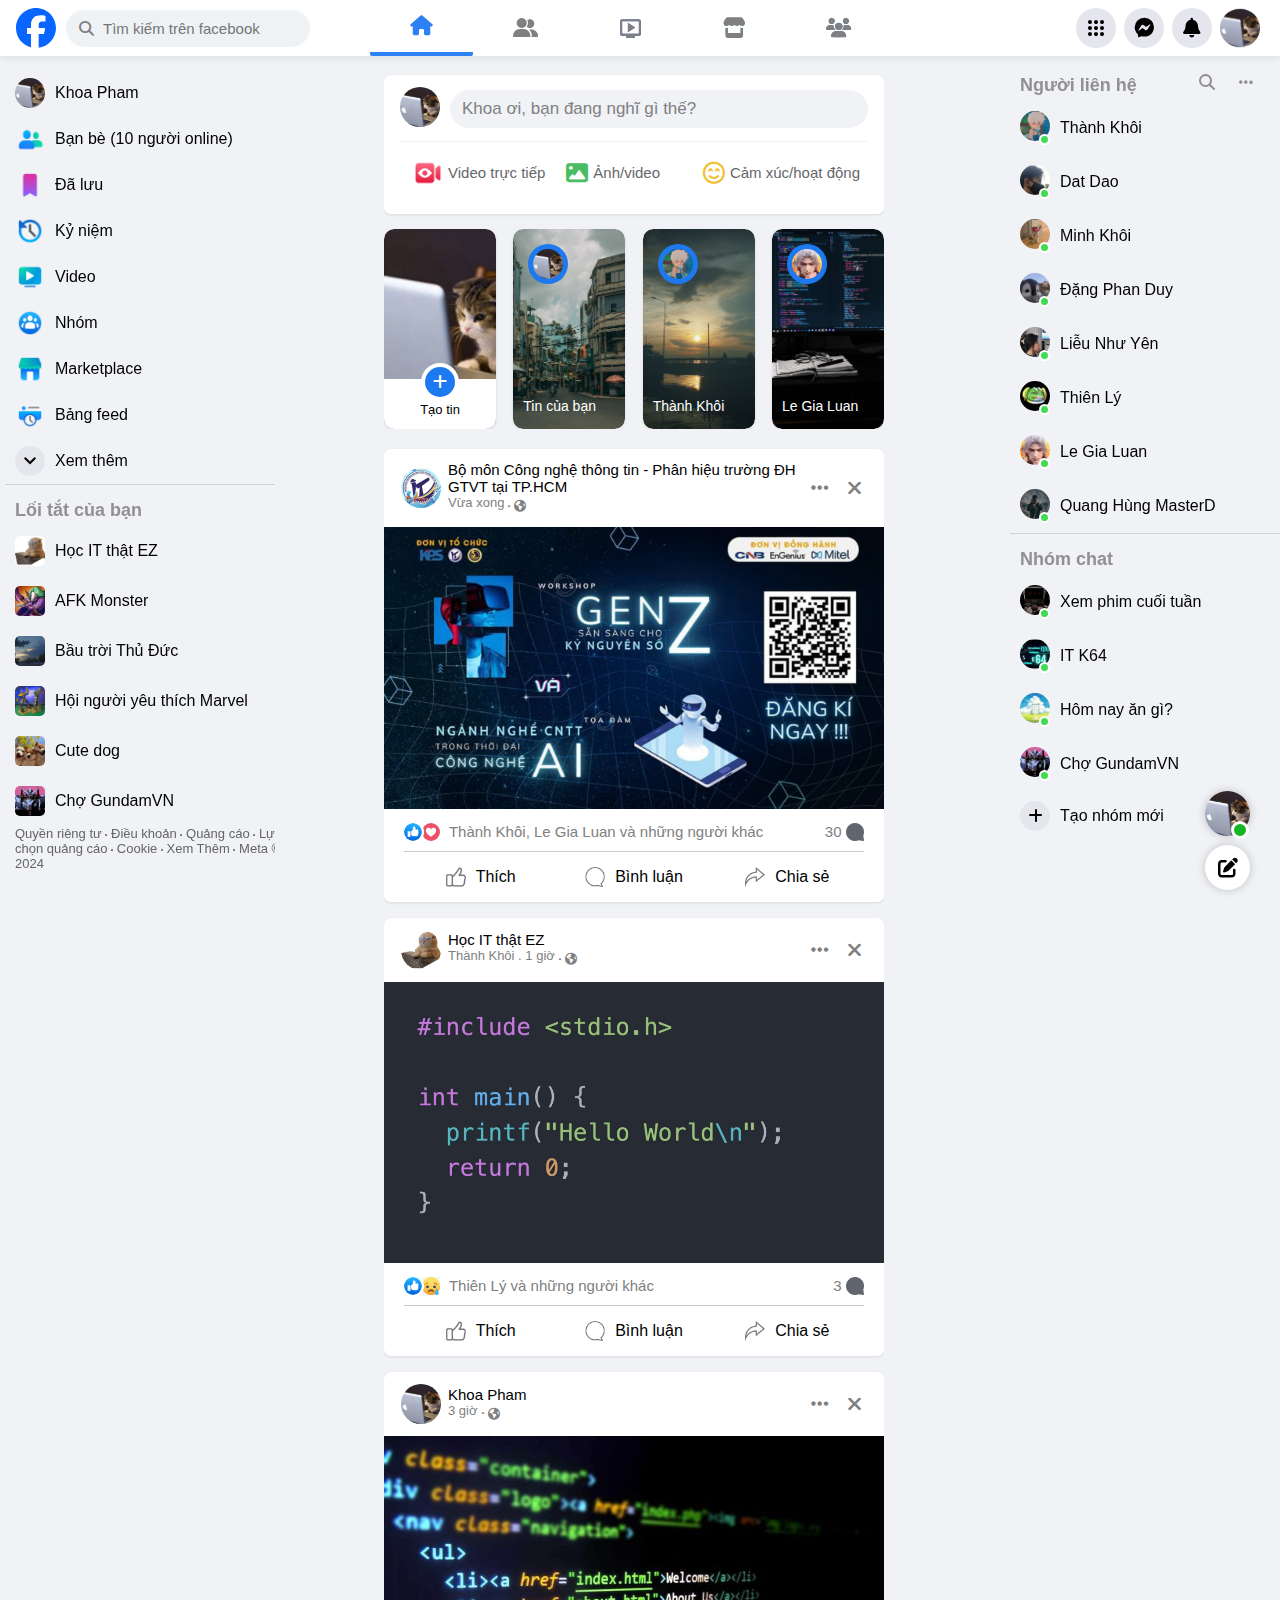
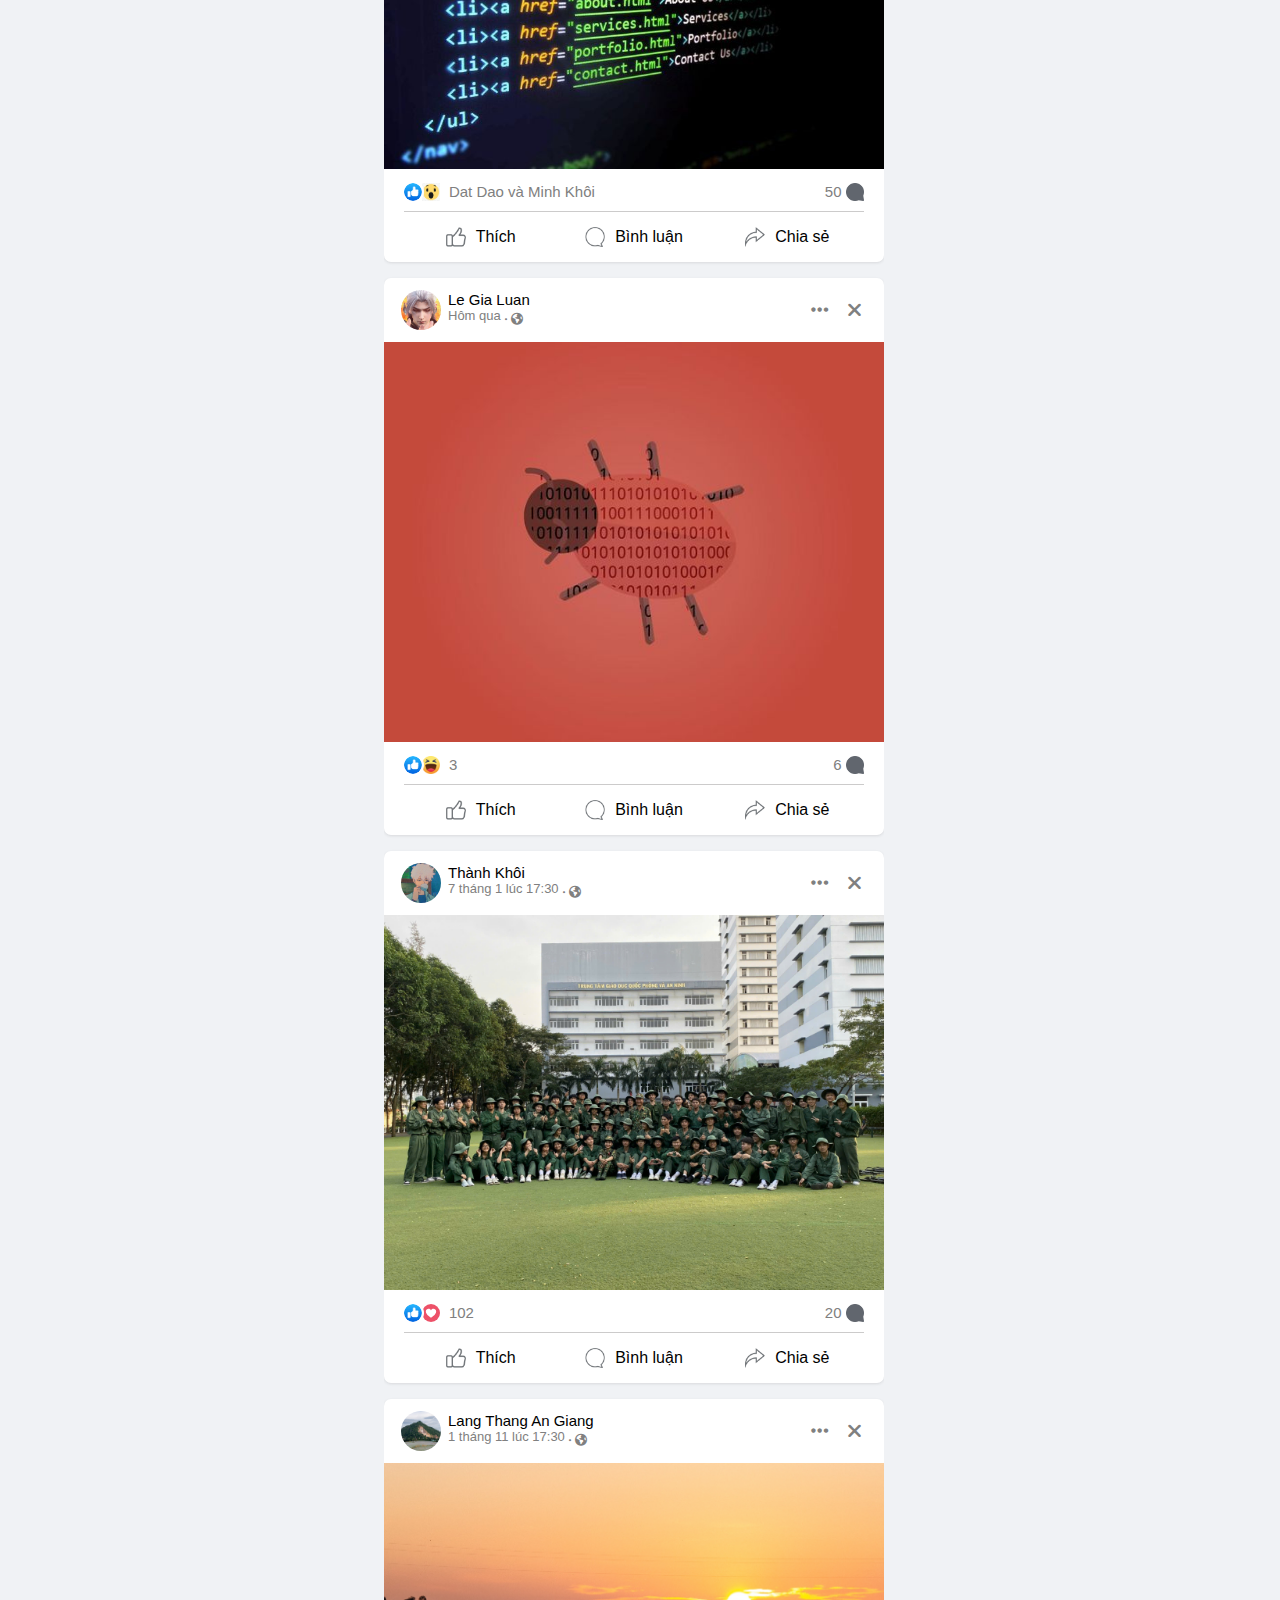
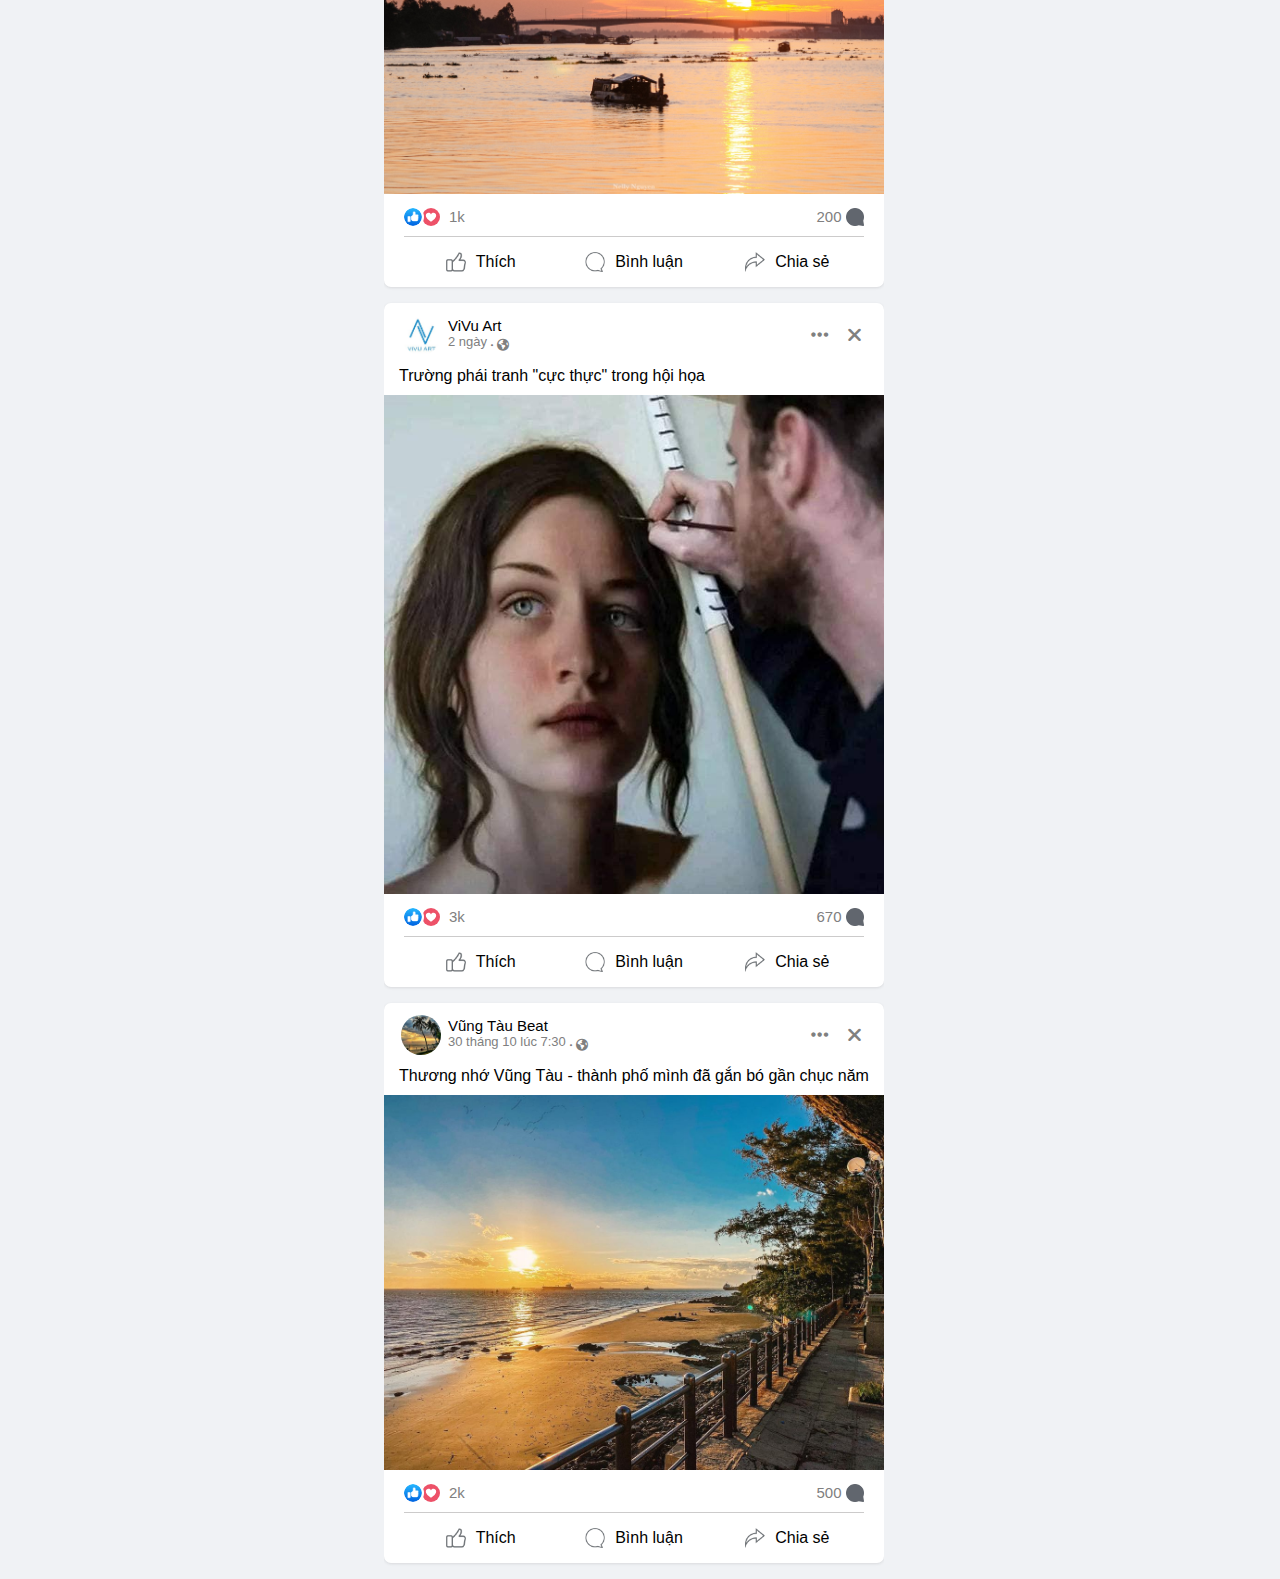
<file: index.html>
<!DOCTYPE html>
<html>
<head>
    <meta charset="UTF-8">
    <meta name="viewport" content="width=device-width, initial-scale=1.0">
    <title>Facebook</title>
    <link rel="shortcut icon" href="img/2023_Facebook_icon.svg" type="image/x-icon">
    <link rel="stylesheet" href="https://cdnjs.cloudflare.com/ajax/libs/font-awesome/5.14.0/css/all.css">
    <link rel="stylesheet" href="css/index.css">
    <link rel="stylesheet" href="https://cdnjs.cloudflare.com/ajax/libs/font-awesome/6.6.0/css/all.min.css">
    <link rel="stylesheet" href="https://fonts.googleapis.com/css2?family=Material+Symbols+Outlined:opsz,wght,FILL,GRAD@20..48,100..700,0..1,-50..200" />
    <link rel="stylesheet" href="css/responsive.css">
</head>
<body>

    <div class="header-wrap">
        <div class="header-left">
            <a href="index.html"><img src="img/2023_Facebook_icon.svg" alt=""></a>
            <div class="header-search">
                <i class="fa-solid fa-magnifying-glass"></i>
                <input type="text" placeholder="Tìm kiếm trên facebook">
            </div>
        </div>
        <div class="header-mid">
            <a id="active" class="header-mid-option" href="index.html"><i class="fas fa-home"></i><div class="sub-title s-home"><p>Trang chủ</p></div></a>
            <a class="header-mid-option" href="friend-page.html"><i class="fa-solid fa-user-group"></i><div class="sub-title s-friend"><p>Bạn bè</p></div></a>
            <a class="header-mid-option" href="video-page.html"><i id="size22" class="tv-icon material-symbols-outlined">live_tv</i><div class="sub-title s-video"><p>Video</p></div></a>
            <a class="header-mid-option" href="#"><i class="store-icon fa-solid fa-store"></i><div class="sub-title s-market"><p>Marketplace</p></div></a>
            <a class="header-mid-option" href="#"><i class="group-icon fas fa-users"></i><div class="sub-title s-group"><p>Nhóm</p></div></a>
        </div>
        <div class="header-right">
            <a class="icon-backround" href="#"><i class="material-symbols-outlined">apps</i><div class="sub-title"><p>Menu</p></div></a>
            <div  class="icon-backround" id="showMess"><i class="fab fa-facebook-messenger"></i><div class="sub-title"><p>Messenger</p></div></div>
            <!-- DROP MESS MENU -->
            <div class="card-mess-wrap" id="cardMess">
                <div class="card-mess">
                    <div class="mess-header">
                        <p>Đoạn chat</p>
                        <div class="icon-list">
                            <img src="img/more.png" alt="">
                            <img src="img/zoom.png" alt="">
                            <img src="img/edit.png" alt="">
                        </div>
                    </div>
                    <div class="messs-search">
                        <img src="img/loupe.png" alt="">
                        <input type="text" placeholder="Tìm kiếm trên Messenger">
                    </div>
                    <div class="mess-option">
                        <p class="checked">Hộp thư</p>
                        <p>Cộng đồng</p>
                    </div>
                    <div class="mess-content-list">

                        <div class="mess-content">
                            <div class="img-wrap">
                                <img src="img/avatarluan.jpg" alt="">
                            </div>
                            <div class="content-text-wrap">
                                <p>Le Gia Luan</p>
                                <div class="chat-text">
                                    <span>Luan: </span>
                                    <span>Đi cafe không bạn.</span>
                                    <span class="dot"><i class="fa-solid fa-circle"></i></span>
                                    <span>1 phút</span>
                                </div>
                            </div>
                        </div>

                        <div class="mess-content">
                            <div class="img-wrap">
                                <img src="img/lieunhuyen.jpg" alt="">
                            </div>
                            <div class="content-text-wrap">
                                <p>Liễu Như Yên</p>
                                <div class="chat-text">
                                    <span>Liễu: </span>
                                    <span>Em đậu casting rồi Khoa!</span>
                                    <span class="dot"><i class="fa-solid fa-circle"></i></span>
                                    <span>2 giờ</span>
                                </div>
                            </div>
                        </div>

                        <div class="mess-content">
                            <div class="img-wrap">
                                <img src="img/door.jpg" alt="">
                            </div>
                            <div class="content-text-wrap">
                                <p>Hôm nay ăn gì?</p>
                                <div class="chat-text">
                                    <span>Khôi: </span>
                                    <span>Đi ăn thôi, đói quáaa</span>
                                    <span class="dot"><i class="fa-solid fa-circle"></i></span>
                                    <span>5 giờ</span>
                                </div>
                            </div>
                        </div>

                        <div class="mess-content">
                            <div class="img-wrap">
                                <img src="img/tiendat.jpg" alt="">
                            </div>
                            <div class="content-text-wrap">
                                <p>Dat Dao</p>
                                <div class="chat-text">
                                    <span>Bạn: </span>
                                    <span>Lịch bơi ngày nào vậy Đạt</span>
                                    <span class="dot"><i class="fa-solid fa-circle"></i></span>
                                    <span>8 giờ</span>
                                </div>
                            </div>
                        </div>

                        <div class="mess-content">
                            <div class="img-wrap">
                                <img src="img/avatarkhoi.jpg" alt="">
                            </div>
                            <div class="content-text-wrap">
                                <p>Thành Khôi</p>
                                <div class="chat-text">
                                    <span>Khôi: </span>
                                    <span>Mai đi học sớm đi.</span>
                                    <span class="dot"><i class="fa-solid fa-circle"></i></span>
                                    <span>1 giờ</span>
                                </div>
                            </div>
                        </div>

                        <div class="mess-content">
                            <div class="img-wrap">
                                <img src="img/phim.jpg" alt="">
                            </div>
                            <div class="content-text-wrap">
                                <p>Xem phim cuối tuần</p>
                                <div class="chat-text">
                                    <span>Luan: </span>
                                    <span>Tớ thấy nên xem phim Cám</span>
                                    <span class="dot"><i class="fa-solid fa-circle"></i></span>
                                    <span>17 giờ</span>
                                </div>
                            </div>
                        </div>

                        <div class="mess-content">
                            <div class="img-wrap">
                                <img src="img/sister.jpg" alt="">
                            </div>
                            <div class="content-text-wrap">
                                <p>Em gái</p>
                                <div class="chat-text">
                                    <span>Vy: </span>
                                    <span>Khi nào anh mới về quê?</span>
                                    <span class="dot"><i class="fa-solid fa-circle"></i></span>
                                    <span>1 ngày</span>
                                </div>
                            </div>
                        </div>

                        <div class="mess-content">
                            <div class="img-wrap">
                                <img src="img/gundam.jpg" alt="">
                            </div>
                            <div class="content-text-wrap">
                                <p>Chợ GundamVN</p>
                                <div class="chat-text">
                                    <span>Bạn: </span>
                                    <span>Cho em đặt mẫu số 3.</span>
                                    <span class="dot"><i class="fa-solid fa-circle"></i></span>
                                    <span>3 ngày</span>
                                </div>
                            </div>
                        </div>
                    </div>
                    
                </div>
            </div>


            <div class="icon-backround" id="notice" onclick="showNotice()">
                <i class="fas fa-bell"></i>
                <div class="sub-title"><p>Thông báo</p></div>
            </div>
            <!-- DROP MENU NOTICE -->
            <div class="card-notice-wrap" id="cardNotice">
                <div class="card-notice">
                    <div class="card-notice-header">
                        <p>Thông báo</p>
                        <img src="img/more.png" alt="">
                    </div>
                    <div class="notice-option">
                        <span class="checked">Tất cả</span>
                        <span>Chưa đọc</span>
                    </div>
                    <div class="notice-title">
                        <p>Trước đó</p>
                        <span>Xem tất cả</span>
                    </div>
                    <div class="notice-list">
                        <div class="notice-content">
                            <div class="notice-img">
                                <img src="img/avatarkhoi.jpg" alt="">
                                <img src="img/tag-icon.png" alt="">
                            </div>
                            <div class="notice-text">
                                <p><span>Thành Khôi</span> đã gắn thẻ bạn trong 1 tin.</p>
                                <p>3 phút</p>
                            </div>
                            <img src="img/record-button.png" alt="">
                        </div>
                        <div class="notice-content">
                            <div class="notice-img">
                                <img src="img/tiendat.jpg" alt="">
                                <img src="img/comment.png" alt="">
                            </div>
                            <div class="notice-text">
                                <p><span>Dat Dao</span> đã phản hồi bình luận của bạn trong nhóm Bơi lội.</p>
                                <p>2 ngày</p>
                            </div>
                            <img src="img/record-button.png" alt="">
                        </div>
                        <div class="notice-content">
                            <div class="notice-img">
                                <img src="img/avata.jpg" alt="">
                                <img src="img/comment.png" alt="">
                            </div>
                            <div class="notice-text">
                                <p><span>Thành Khôi và Le Gia Luan</span> đã bày tỏ cảm xúc về 1 bình luận.</p>
                                <p>3 ngày</p>
                            </div>
                            <img src="img/record-button.png" alt="">
                        </div>
                        <div class="notice-content">
                            <div class="notice-img">
                                <img src="img/lieunhuyen.jpg" alt="">
                                <img src="img/comment.png" alt="">
                            </div>
                            <div class="notice-text">
                                <p><span>Liễu Như Yên</span> đã chia sẻ 1 video trong nhóm Bầu trời Thủ Đức.</p>
                                <p>1 tuần</p>
                            </div>
                            <img src="img/record-button.png" alt="">
                        </div>
                    </div>
                </div>
            </div>



            <div class="icon-backround" id="showProfile">
                <img class="user-avt" src="img/avata.jpg" alt="" >
                <div class="sub-title s-avata"><p>Tài khoản</p></div>
            </div>
            <!-- <img class="user-avt" src="img/avata.jpg" alt="" onclick="openCard()"> -->
            
            <!-- DROP MENU PROFILE -->
                <div class="card-menu-wrap" id="cardWrap">
                    <div class="card-menu">
                        <div class="profile-menu">
                            <div class="profile">
                                <img src="img/avata.jpg" alt="" class="user-avt">
                            <span>Pham Khoa</span>
                            </div>
                            <hr>
                            <p>Xem trang cá nhân</p>
                        </div>
                        <div class="menu-item">
                            <div class="backround-color"><img src="img/settings.png" alt=""></div>
                            <span>Cài đặt & quyền riêng tư</span>
                            <img src="img/next.png" alt="" class="right">
                        </div>
                        <div class="menu-item">
                            <div class="backround-color"><img src="img/question.png" alt=""></div>
                            <span>Trợ giúp & hỗ trợ</span>
                            <img src="img/next.png" alt="" class="right">
                        </div>
                        <div class="menu-item">
                            <div class="backround-color"><img src="img/night.png" alt=""></div>
                            <span>Màn hình & trợ năng</span>
                            <img src="img/next.png" alt="" class="right">
                        </div>
                        <div class="menu-item">
                            <div class="backround-color"><img src="img/bubble-chat.png" alt=""></div>
                            <span>Đóng góp ý kiến</span>
                        </div>
                        <a href="login.html" class="menu-item">
                            <div class="backround-color"><img src="img/log-out.png" alt=""></div>
                            <span>Đăng xuất</span>
                        </a>
                        <div class="footer-infor">
                            <span class="text">Quyền riêng tư</span>
                            <span class="dot"><i class="fa-solid fa-circle"></i></span>
                            <span class="text">Điều khoản</span>
                            <span class="dot"><i class="fa-solid fa-circle"></i></span>
                            <span class="text">Quảng cáo</span>
                            <span class="dot"><i class="fa-solid fa-circle"></i></span>
                            <span class="text">Lựa chọn quảng cáo</span>
                            <span class="dot"><i class="fa-solid fa-circle"></i></span>
                            <span class="text">Cookie</span>
                            <span class="dot"><i class="fa-solid fa-circle"></i></span>
                            <span class="seemore">Xem Thêm</span>
                            <span class="dot"><i class="fa-solid fa-circle"></i></span>
                            <span class="copyright">Meta &copy; 2024</span>
                        </div>
                    </div>
                </div>
        </div>
    </div>


    <div class="container">
        <div class="left-sidebar p-weight6"> 
            <div class="imp-links">
                <a href="#"><img src="img/avata.jpg" alt=""><p>Khoa Pham</p></a>
                <a href="#">
                    <!-- <i class=" friend-icon fa-solid fa-user-group"></i> -->
                     <img src="img/friend.png" alt="">
                    <p>Bạn bè (10 người online)</p>
                </a>
                <a href="#">
                    <!-- <i class="save-icon fa-solid fa-bookmark"></i> -->
                    <img src="img/saved.png" alt="">
                    <p>Đã lưu</p>
                </a>
                <a href="#">
                    <!-- <i class="history-icon material-symbols-outlined">history</i> -->
                    <img src="img/memories.png" alt="">
                    <p>Kỷ niệm</p>
                </a>
                <a href="#">
                    <!-- <i class="tv-icon material-symbols-outlined">live_tv</i> -->
                    <img src="img/video.png" alt="">
                    <p>Video</p>
                </a>
                <a href="#">
                    <!-- <div class="icon-box"><i class="group-icon fas fa-users"></i></div> -->
                    <img src="img/groups.png" alt="">
                    <p>Nhóm</p>
                </a>
                <a href="#">
                    <!-- <i class="store-icon fa-solid fa-store"></i> -->
                    <img src="img/market.png" alt="">
                    <p>Marketplace</p>
                </a>
                <a href="#">
                    <img src="img/feed.png" alt="">
                    <p>Bảng feed</p>
                </a>
                <div id="hidden-imp-links">
                    <a href="#">
                        <img src="img/gayquy.png" alt="">
                        <p>Chiến dịch gây quỹ</p>
                    </a>
                    <a href="#">
                        <img src="img/video-game.png" alt="">
                        <p>Chơi game</p>
                    </a>
                    <a href="#">
                        <img src="img/credit-card.png" alt="">
                        <p>Đơn đặt hàng và thanh toán</p>
                    </a>
                    <a href="#">
                        <img src="img/health-care.png" alt="">
                        <p>Hẹn hò</p>
                    </a>
                    <a href="#">
                        <img src="img/messenger.png" alt="">
                        <p>Messenger</p>
                    </a>
                    <a href="#">
                        <img src="img/reel.png" alt="">
                        <p>Reels</p>
                    </a>
                    <a href="#">
                        <img src="img/gift.png" alt="">
                        <p>Sinh nhật</p>
                    </a>
                    <a href="#">
                        <img src="img/page.png" alt="">
                        <p>Trang</p>
                    </a>
                    <div id="showLess-imp-links">
                        <div class="add-icon"><span class="material-symbols-outlined">keyboard_arrow_up</span></div>
                        <p>Ẩn bớt</p>
                    </div>
                </div>
                <div id="showMore-imp-links">
                    <div class="add-icon"><span class="material-symbols-outlined">keyboard_arrow_down</span></div>
                    <p>Xem thêm</p>
                </div>
            </div>
            <div class="shortcut">
                <div class="sidebar-title">
                    <h4>Lối tắt của bạn</h4>
                    <a href="#">Chỉnh sửa</a>
                    
                </div>
                <div class="shortcut-links">
                    <a href="#"><img src="img/it.jpg" alt=""><p>Học IT thật EZ</p></a>
                    <a href="#"><img src="img/afkmonster.jpg" alt=""><p>AFK Monster</p></a>
                    <a href="#"><img src="img/lovesky.jpg" alt=""><p>Bầu trời Thủ Đức</p></a>
                    <a href="#"><img src="img/marvel.jpg" alt=""><p>Hội người yêu thích Marvel</p></a>
                    <a href="#"><img src="img/dogcute.jpg" alt=""><p>Cute dog</p></a>
                    <a href="#"><img src="img/gundam.jpg" alt=""><p>Chợ GundamVN</p></a>
                </div>
            </div>
            <div class="footer-infor">
                <span class="text">Quyền riêng tư</span>
                            <span class="dot"><i class="fa-solid fa-circle"></i></span>
                            <span class="text">Điều khoản</span>
                            <span class="dot"><i class="fa-solid fa-circle"></i></span>
                            <span class="text">Quảng cáo</span>
                            <span class="dot"><i class="fa-solid fa-circle"></i></span>
                            <span class="text">Lựa chọn quảng cáo</span>
                            <span class="dot"><i class="fa-solid fa-circle"></i></span>
                            <span class="text">Cookie</span>
                            <span class="dot"><i class="fa-solid fa-circle"></i></span>
                            <span class="seemore">Xem Thêm</span>
                            <span class="dot"><i class="fa-solid fa-circle"></i></span>
                            <span class="copyright">Meta &copy; 2024</span>
            </div>
        </div>

        <div class="center-sidebar">
            <!-- 1******************************************** -->
            <div class="personal-status-wrap">
                <div class="personal-status">
                    <a href="#" class="avata"><img src="img/avata.jpg" alt=""></a>
                <div class="status-input">
                    <p>Khoa ơi, bạn đang nghĩ gì thế?</p>
                </div>
               


                </div>
                
                <div class="status-activities">
                    <div class="activity live">
                        <!-- <i class="fas fa-video"></i> -->
                         <img src="img/video-stream.png" alt="">
                        <span>Video trực tiếp</span>
                    </div>
                    <div class="activity image">
                        <i class="fas fa-image"></i>
                        <span>Ảnh/video</span>
                    </div>
                    <div class="activity icon">
                        <i class="far fa-smile-beam"></i>
                        <span>Cảm xúc/hoạt động</span>
                    </div>
                </div>
            </div> 
             <!-- create status -->
             <!-- <div class="create-status-wrap">
                <div class="screen-outlay"></div>
            </div>   -->
            <!-- 2******************** -->
            <div class="story">
                <div class="my-story">
                    <img src="img/avata.jpg" alt="">
                    <div class="upload">
                        <div class="backround-icon"><i class="fa-solid fa-plus"></i></div>
                        <p>Tạo tin</p>
                    </div>        
                </div>
                <div class="friend-story">
                    <img class="friend-story-img" src="img/str-khoa.jpg" alt="">
                    <div class="friend-avata"><img src="img/avata.jpg" alt=""></div>
                    <p>Tin của bạn</p>
                </div>
                <div class="friend-story">
                    <img class="friend-story-img" src="img/str-khoi.jpg" alt="">
                    <div class="friend-avata"><img src="img/avatarkhoi.jpg" alt=""></div>
                    <p>Thành Khôi</p>
                </div>
                <div class="friend-story">
                    <img class="friend-story-img" src="img/str-luan.jpg" alt="">
                    <div class="friend-avata"><img src="img/avatarluan.jpg" alt=""></div>
                    <p>Le Gia Luan</p>
                </div>
            </div>

            <!-- 3********************************* -->
            <div class="posts-wrap">
                <div class="post">
                    <div class="post-top">
                        <div class="post-top-left">
                            <img src="img/avtbomon.jpg" alt="">
                            <div class="name-time">
                                <p class="name">Bộ môn Công nghệ thông tin - Phân hiệu trường ĐH GTVT tại TP.HCM</p>
                                <div class="time">
                                <p>Vừa xong</p> <span><i id="size2px" class="fa-solid fa-circle fa-2xs"></i><i class="fa-solid fa-earth-americas"></i></span>
                                </div>
                            </div>
                        </div>
                        <div class="post-top-right">
                            <div class="background-icon"><i class="fa-solid fa-ellipsis"></i></div>
                            <div class="background-icon close-post"><i class="fa-solid fa-xmark"></i></div>
                        </div>
                    </div>
                    <div class="post-mid">
                        <!-- <p></p> -->
                        <img src="img/post4.jpg" alt="">
                    </div>
                    <div class="post-bottom">
                        <div class="number-like">
                            <div class="number-left">
                                <img id="icon1" src="img/like-icon.png" alt="">
                                <img id="icon2" src="img/love-icon.svg" alt="">
                                <span class="hide-text">Bạn, </span>
                                <span>Thành Khôi, Le Gia Luan và những người khác</span>
                            </div>
                            <div class="number-right">
                                <span>30</span>
                                <img src="img/chat-fill.png" alt="">
                            </div>
                        </div>
 
                        <div class="post-icon">
                            <div class="icon-wrap icon-like-wrap">
                                <div class="like-wrap" >
                                    <img class="like1" src="img/like.png" alt="">
                                    <img class="like2" src="img/like2.png" alt="">
                                </div>
                                <span class="like-text">Thích</span>
                                <div class="hidden-icon">
                                    <img src="img/icon-like.png" alt="">
                                    <img src="img/icon-love.png" alt="">
                                    <img src="img/icon-care.png" alt="">
                                    <img src="img/icon-haha.png" alt="">
                                    <img src="img/icon-sad.png" alt="">
                                    <img src="img/icon-wow.png" alt="">
                                    <img src="img/icon-angry.png" alt="">
                                </div>
                            </div>
                            <div class="icon-wrap"><img src="img/chat.png" alt=""><span>Bình luận</span></div>
                            <div class="icon-wrap"><img src="img/share.png" alt=""><span>Chia sẻ</span></div>
                            
                        </div>
                        <div class="comment"></div>
                    </div>
                </div>


                <div class="post">
                    <div class="post-top">
                        <div class="post-top-left">
                            <img src="img/it.jpg" alt="">
                            <div class="name-time">
                                <p class="name">Học IT thật EZ</p>
                                <div class="time">
                                <p>Thành Khôi . 1 giờ</p> <span><i id="size2px" class="fa-solid fa-circle fa-2xs"></i><i class="fa-solid fa-earth-americas"></i></span>
                                </div>
                            </div>
                        </div>
                        <div class="post-top-right">
                            <div class="background-icon"><i class="fa-solid fa-ellipsis"></i></div>
                            <div class="background-icon close-post"><i class="fa-solid fa-xmark"></i></div>
                        </div>
                    </div>
                    <div class="post-mid">
                        <img src="img/post5.jpg" alt="">
                    </div>
                    <div class="post-bottom">
                        <div class="number-like">
                            <div class="number-left">
                                <img id="icon1" src="img/like-icon.png" alt="">
                                <img id="icon2" src="img/newsad.png" alt="">
                                <span class="hide-text">Bạn, </span>
                                <span>Thiên Lý và những người khác</span>
                            </div>
                            <div class="number-right">
                                <span>3</span>
                                <img src="img/chat-fill.png" alt="">
                            </div>
                        </div>
 
                        <div class="post-icon">
                            <div class="icon-wrap icon-like-wrap">
                                <div class="like-wrap" >
                                    <img class="like1" src="img/like.png" alt="">
                                    <img class="like2" src="img/like2.png" alt="">
                                </div>
                                <span class="like-text">Thích</span>
                                <div class="hidden-icon">
                                    <img src="img/icon-like.png" alt="">
                                    <img src="img/icon-love.png" alt="">
                                    <img src="img/icon-care.png" alt="">
                                    <img src="img/icon-haha.png" alt="">
                                    <img src="img/icon-sad.png" alt="">
                                    <img src="img/icon-wow.png" alt="">
                                    <img src="img/icon-angry.png" alt="">
                                </div>
                            </div>
                            <div class="icon-wrap"><img src="img/chat.png" alt=""><span>Bình luận</span></div>
                            <div class="icon-wrap"><img src="img/share.png" alt=""><span>Chia sẻ</span></div>
                            
                        </div>
                        <div class="comment"></div>
                    </div>
                </div>


                <div class="post">
                    <div class="post-top">
                        <div class="post-top-left">
                            <img src="img/avata.jpg" alt="">
                            <div class="name-time">
                                <p class="name">Khoa Pham</p>
                                <div class="time">
                                <p>3 giờ</p> <span><i id="size2px" class="fa-solid fa-circle fa-2xs"></i><i class="fa-solid fa-earth-americas"></i></span>
                                </div>
                            </div>
                        </div>
                        <div class="post-top-right">
                            <div class="background-icon"><i class="fa-solid fa-ellipsis"></i></div>
                            <div class="background-icon close-post"><i class="fa-solid fa-xmark"></i></div>
                        </div>
                    </div>
                    <div class="post-mid">
                        <img src="img/post-khoa.jpg" alt="">
                    </div>
                    <div class="post-bottom">
                        <div class="number-like">
                            <div class="number-left">
                                <img id="icon1" src="img/like-icon.png" alt="">
                                <img id="icon2" src="img/wow-icon.png" alt="">
                                <span class="hide-text">Bạn, </span>
                                <span>Dat Dao và Minh Khôi</span>
                            </div>
                            <div class="number-right">
                                <span>50</span>
                                <img src="img/chat-fill.png" alt="">
                            </div>
                        </div>
 
                        <div class="post-icon">
                            <div class="icon-wrap icon-like-wrap">
                                <div class="like-wrap" >
                                    <img class="like1" src="img/like.png" alt="">
                                    <img class="like2" src="img/like2.png" alt="">
                                </div>
                                <span class="like-text">Thích</span>
                                <div class="hidden-icon">
                                    <img src="img/icon-like.png" alt="">
                                    <img src="img/icon-love.png" alt="">
                                    <img src="img/icon-care.png" alt="">
                                    <img src="img/icon-haha.png" alt="">
                                    <img src="img/icon-sad.png" alt="">
                                    <img src="img/icon-wow.png" alt="">
                                    <img src="img/icon-angry.png" alt="">
                                </div>
                            </div>
                            <div class="icon-wrap"><img src="img/chat.png" alt=""><span>Bình luận</span></div>
                            <div class="icon-wrap"><img src="img/share.png" alt=""><span>Chia sẻ</span></div>
                            
                        </div>
                        <div class="comment"></div>
                    </div>
                </div>

                <div class="post">
                    <div class="post-top">
                        <div class="post-top-left">
                            <img src="img/avatarluan.jpg" alt="">
                            <div class="name-time">
                                <p class="name">Le Gia Luan</p>
                                <div class="time">
                                <p>Hôm qua</p> <span><i id="size2px" class="fa-solid fa-circle fa-2xs"></i><i class="fa-solid fa-earth-americas"></i></span>
                                </div>
                            </div>
                        </div>
                        <div class="post-top-right">
                            <div class="background-icon"><i class="fa-solid fa-ellipsis"></i></div>
                            <div class="background-icon close-post"><i class="fa-solid fa-xmark"></i></div>
                        </div>
                    </div>
                    <div class="post-mid">
                        <img src="img/bug.jpg" alt="">
                    </div>
                    <div class="post-bottom">
                        <div class="number-like">
                            <div class="number-left">
                                <img id="icon1" src="img/like-icon.png" alt="">
                                <img id="icon2" src="img/haha-icon.png" alt="">
                                <span class="hide-text">Bạn và </span>
                                <span>3</span>
                            </div>
                            <div class="number-right">
                                <span>6</span>
                                <img src="img/chat-fill.png" alt="">
                            </div>
                        </div>
                        <div class="post-icon">
                            <div class="icon-wrap icon-like-wrap">
                                <div class="like-wrap" >
                                    <img class="like1" src="img/like.png" alt="">
                                    <img class="like2" src="img/like2.png" alt="">
                                </div>
                                <span class="like-text">Thích</span>
                                <div class="hidden-icon">
                                    <img src="img/icon-like.png" alt="">
                                    <img src="img/icon-love.png" alt="">
                                    <img src="img/icon-care.png" alt="">
                                    <img src="img/icon-haha.png" alt="">
                                    <img src="img/icon-sad.png" alt="">
                                    <img src="img/icon-wow.png" alt="">
                                    <img src="img/icon-angry.png" alt="">
                                </div>
                            </div>
                            <div class="icon-wrap"><img src="img/chat.png" alt=""><span>Bình luận</span></div>
                            <div class="icon-wrap"><img src="img/share.png" alt=""><span>Chia sẻ</span></div>
                            
                        </div>
                        <div class="comment"></div>
                    </div>
                </div>

                <div class="post">
                    <div class="post-top">
                        <div class="post-top-left">
                            <img src="img/avatarkhoi.jpg" alt="">
                            <div class="name-time">
                                <p class="name">Thành Khôi</p>
                                <div class="time">
                                <p>7 tháng 1 lúc 17:30</p> <span><i id="size2px" class="fa-solid fa-circle fa-2xs"></i><i class="fa-solid fa-earth-americas"></i></span>
                                </div>
                            </div>
                        </div>
                        <div class="post-top-right">
                            <div class="background-icon"><i class="fa-solid fa-ellipsis"></i></div>
                            <div class="background-icon close-post"><i class="fa-solid fa-xmark"></i></div>
                        </div>
                    </div>
                    <div class="post-mid">
                        <img src="img/post-khoi.jpg" alt="">
                    </div>
                    <div class="post-bottom">
                        <div class="number-like">
                            <div class="number-left">
                                <img id="icon1" src="img/like-icon.png" alt="">
                                <img id="icon2" src="img/love-icon.svg" alt="">
                                <span class="hide-text">Bạn và </span>
                                <span>102</span>
                            </div>
                            <div class="number-right">
                                <span>20</span>
                                <img src="img/chat-fill.png" alt="">
                            </div>
                        </div>
                        <div class="post-icon">
                            <div class="icon-wrap icon-like-wrap">
                                <div class="like-wrap" >
                                    <img class="like1" src="img/like.png" alt="">
                                    <img class="like2" src="img/like2.png" alt="">
                                </div>
                                <span class="like-text">Thích</span>
                                <div class="hidden-icon">
                                    <img src="img/icon-like.png" alt="">
                                    <img src="img/icon-love.png" alt="">
                                    <img src="img/icon-care.png" alt="">
                                    <img src="img/icon-haha.png" alt="">
                                    <img src="img/icon-sad.png" alt="">
                                    <img src="img/icon-wow.png" alt="">
                                    <img src="img/icon-angry.png" alt="">
                                </div>
                            </div>
                            <div class="icon-wrap"><img src="img/chat.png" alt=""><span>Bình luận</span></div>
                            <div class="icon-wrap"><img src="img/share.png" alt=""><span>Chia sẻ</span></div>
                            
                        </div>
                        <div class="comment"></div>
                    </div>
                </div>

                <div class="post">
                    <div class="post-top">
                        <div class="post-top-left">
                            <img src="img/avt-angiang.jpg" alt="">
                            <div class="name-time">
                                <p class="name">Lang Thang An Giang</p>
                                <div class="time">
                                <p>1 tháng 11 lúc 17:30</p> <span><i id="size2px" class="fa-solid fa-circle fa-2xs"></i><i class="fa-solid fa-earth-americas"></i></span>
                                </div>
                            </div>
                        </div>
                        <div class="post-top-right">
                            <div class="background-icon"><i class="fa-solid fa-ellipsis"></i></div>
                            <div class="background-icon close-post"><i class="fa-solid fa-xmark"></i></div>
                        </div>
                    </div>
                    <div class="post-mid">
                        <img src="img/angiang.jpg" alt="">
                    </div>
                    <div class="post-bottom">
                        <div class="number-like">
                            <div class="number-left">
                                <img id="icon1" src="img/like-icon.png" alt="">
                                <img id="icon2" src="img/love-icon.svg" alt="">
                                <span class="hide-text">Bạn và </span>
                                <span>1k</span>
                            </div>
                            <div class="number-right">
                                <span>200</span>
                                <img src="img/chat-fill.png" alt="">
                            </div>
                        </div>
                        <div class="post-icon">
                            <div class="icon-wrap icon-like-wrap">
                                <div class="like-wrap" >
                                    <img class="like1" src="img/like.png" alt="">
                                    <img class="like2" src="img/like2.png" alt="">
                                </div>
                                <span class="like-text">Thích</span>
                                <div class="hidden-icon">
                                    <img src="img/icon-like.png" alt="">
                                    <img src="img/icon-love.png" alt="">
                                    <img src="img/icon-care.png" alt="">
                                    <img src="img/icon-haha.png" alt="">
                                    <img src="img/icon-sad.png" alt="">
                                    <img src="img/icon-wow.png" alt="">
                                    <img src="img/icon-angry.png" alt="">
                                </div>
                            </div>
                            <div class="icon-wrap"><img src="img/chat.png" alt=""><span>Bình luận</span></div>
                            <div class="icon-wrap"><img src="img/share.png" alt=""><span>Chia sẻ</span></div>
                            
                        </div>
                        <div class="comment"></div>
                    </div>
                </div>

                <div class="post">
                    <div class="post-top">
                        <div class="post-top-left">
                            <img src="img/avt-art.jpg" alt="">
                            <div class="name-time">
                                <p class="name">ViVu Art</p>
                                <div class="time">
                                <p>2 ngày </p> <span><i id="size2px" class="fa-solid fa-circle fa-2xs"></i><i class="fa-solid fa-earth-americas"></i></span>
                                </div>
                            </div>
                        </div>
                        <div class="post-top-right">
                            <div class="background-icon"><i class="fa-solid fa-ellipsis"></i></div>
                            <div class="background-icon close-post"><i class="fa-solid fa-xmark"></i></div>
                        </div>
                    </div>
                    <div class="post-mid">
                        <p>Trường phái tranh "cực thực" trong hội họa</p>
                        <img src="img/art.jpg" alt="">
                    </div>
                    <div class="post-bottom">
                        <div class="number-like">
                            <div class="number-left">
                                <img id="icon1" src="img/like-icon.png" alt="">
                                <img id="icon2" src="img/love-icon.svg" alt="">
                                <span class="hide-text">Bạn và </span>
                                <span>3k</span>
                            </div>
                            <div class="number-right">
                                <span>670</span>
                                <img src="img/chat-fill.png" alt="">
                            </div>
                        </div>
                        <div class="post-icon">
                            <div class="icon-wrap icon-like-wrap">
                                <div class="like-wrap" >
                                    <img class="like1" src="img/like.png" alt="">
                                    <img class="like2" src="img/like2.png" alt="">
                                </div>
                                <span class="like-text">Thích</span>
                                <div class="hidden-icon">
                                    <img src="img/icon-like.png" alt="">
                                    <img src="img/icon-love.png" alt="">
                                    <img src="img/icon-care.png" alt="">
                                    <img src="img/icon-haha.png" alt="">
                                    <img src="img/icon-sad.png" alt="">
                                    <img src="img/icon-wow.png" alt="">
                                    <img src="img/icon-angry.png" alt="">
                                </div>
                            </div>
                            <div class="icon-wrap"><img src="img/chat.png" alt=""><span>Bình luận</span></div>
                            <div class="icon-wrap"><img src="img/share.png" alt=""><span>Chia sẻ</span></div>
                            
                        </div>
                        <div class="comment"></div>
                    </div>
                </div>

                <div class="post">
                    <div class="post-top">
                        <div class="post-top-left">
                            <img src="img/avt-vungtau.jpg" alt="">
                            <div class="name-time">
                                <p class="name">Vũng Tàu Beat</p>
                                <div class="time">
                                <p>30 tháng 10 lúc 7:30</p> <span><i id="size2px" class="fa-solid fa-circle fa-2xs"></i><i class="fa-solid fa-earth-americas"></i></span>
                                </div>
                            </div>
                        </div>
                        <div class="post-top-right">
                            <div class="background-icon"><i class="fa-solid fa-ellipsis"></i></div>
                            <div class="background-icon close-post"><i class="fa-solid fa-xmark"></i></div>
                        </div>
                    </div>
                    <div class="post-mid">
                        <p>Thương nhớ Vũng Tàu - thành phố mình đã gắn bó gần chục năm</p>
                        <img src="img/vungtau.jpg" alt="">
                    </div>
                    <div class="post-bottom">
                        <div class="number-like">
                            <div class="number-left">
                                <img id="icon1" src="img/like-icon.png" alt="">
                                <img id="icon2" src="img/love-icon.svg" alt="">
                                <span class="hide-text">Bạn và </span>
                                <span>2k</span>
                            </div>
                            <div class="number-right">
                                <span>500</span>
                                <img src="img/chat-fill.png" alt="">
                            </div>
                        </div>
                        <div class="post-icon">
                            <div class="icon-wrap icon-like-wrap">
                                <div class="like-wrap" >
                                    <img class="like1" src="img/like.png" alt="">
                                    <img class="like2" src="img/like2.png" alt="">
                                </div>
                                <span class="like-text">Thích</span>
                                <div class="hidden-icon">
                                    <img src="img/icon-like.png" alt="">
                                    <img src="img/icon-love.png" alt="">
                                    <img src="img/icon-care.png" alt="">
                                    <img src="img/icon-haha.png" alt="">
                                    <img src="img/icon-sad.png" alt="">
                                    <img src="img/icon-wow.png" alt="">
                                    <img src="img/icon-angry.png" alt="">
                                </div>
                            </div>
                            <div class="icon-wrap"><img src="img/chat.png" alt=""><span>Bình luận</span></div>
                            <div class="icon-wrap"><img src="img/share.png" alt=""><span>Chia sẻ</span></div>
                            
                        </div>
                        <div class="comment"></div>
                    </div>
                </div>

            </div>
        </div>

        <div class="right-sidebar p-weight6"> 
            <div class="friend boder-bottom">
                <div class="sidebar-title">
                    <h4>Người liên hệ</h4>
                    <div class="search-icon-box">
                        <div class="add-icon">
                            <i class="fa-solid fa-magnifying-glass"></i>
                        </div>
                        <div class="add-icon">
                            <i class="fa-solid fa-ellipsis"></i>
                        </div>
                    </div>
                </div>
                
                <div class="online-list">
                    <div class="online">
                        <img  src="img/avatarkhoi.jpg" alt="">
                    </div>
                    <p>Thành Khôi</p>
                </div>
                <div class="online-list">
                    <div class="online">
                        <img  src="img/tiendat.jpg" alt="">
                    </div>
                    <p>Dat Dao</p>
                </div>
                <div class="online-list">
                    <div class="online">
                        <img  src="img/khoidai.jpg" alt="">
                    </div>
                    <p>Minh Khôi</p>
                </div>
                <div class="online-list">
                    <div class="online">
                        <img  src="img/duy.jpg" alt="">
                    </div>
                    <p>Đặng Phan Duy</p>
                </div>
                <div class="online-list">
                    <div class="online">
                        <img  src="img/lieunhuyen.jpg" alt="">
                    </div>
                    <p>Liễu Như Yên</p>
                </div>
                <div class="online-list">
                    <div class="online">
                        <img  src="img/ez.jpg" alt="">
                    </div>
                    <p>Thiên Lý</p>
                </div>
                <div class="online-list">
                    <div class="online">
                        <img  src="img/avatarluan.jpg" alt="">
                    </div>
                    <p>Le Gia Luan</p>
                </div>
                <div class="online-list">
                    <div class="online">
                        <img  src="img/quanghung.jpeg" alt="">
                    </div>
                    <p>Quang Hùng MasterD</p>
                </div>
            </div>

            <div class="groups">
                <div class="sidebar-title">
                    <h4>Nhóm chat</h4>
                </div>
                <div class="online-list">
                    <div class="online">
                        <img  src="img/phim.jpg" alt="">
                    </div>
                    <p>Xem phim cuối tuần</p>
                </div>
                <div class="online-list">
                    <div class="online">
                        <img  src="img/classs.jpg" alt="">
                    </div>
                    <p>IT K64</p>
                </div>
                <div class="online-list">
                    <div class="online">
                        <img  src="img/door.jpg" alt="">
                    </div>
                    <p>Hôm nay ăn gì?</p>
                </div>
                <div class="online-list">
                    <div class="online">
                        <img  src="img/gundam.jpg" alt="">
                    </div>
                    <p>Chợ GundamVN</p>
                </div>
                <div class="online-list">
                    <div class="add-icon">
                        <i class="fa-solid fa-plus"></i>
                    </div>
                    <p>Tạo nhóm mới</p>
                </div>
        </div>

        <div class="chat-bubble-wrap">
            <div class="chat-bubble">
                <a href="#">
                    <div class="write-box">
                        <i class="fa-solid fa-pen-to-square"></i>
                    </div>
                </a>
            </div>
            <div class="chat-bubble" id="chatBubble">
                <div class="online">
                    <img src="img/avata.jpg" alt="">
                    <img class="close-btn" src="img/close.png" id="close-chat">
                    <div class="title">
                        <p>Khoa Pham</p>
                        <p></p>
                    </div>
                </div>
            </div>
        </div>
    </div>

     <!-- create status -->
     <div class="create-status-wrap">
        <div class="create-status">
            <div class="header">
                <p>Tạo bài viết</p>
                <img class="hide-status" src="img/close.png" alt="">
            </div>
            <div class="detail">
                <img  class="user-avt" src="img/avata.jpg" alt="">
                <div class="name-option">
                    <p>Pham Khoa</p>
                    <div class="option">
                        <img src="img/friends.png" alt="">
                        <span>Bạn bè</span>
                        <img class="down" src="img/down.png" alt="">
                    </div>
                </div>
            </div>
            <form action="#">
                <input type="text" name="" id="status-input" placeholder="Khoa ơi, bạn đang nghĩ gì thế?" required>
            
            <div class="theme-icon">
                <div class="theme">
                    <img src="img/theme.png" alt="">
                   
                </div>
                <img src="img/happiness.png" alt="">
                
            </div>
            <div class="add-status">
                <span>Thêm vào bài viết của bạn</span>
                <div class="icon-list">
                    <img  src="img/picture-icon.png" alt="">
                    <img src="img/tag-icon.png" alt="">
                    <img src="img/emojy.png" alt="">
                    <img src="img/vitri.png" alt="">
                    <img src="img/gif.png" alt="">
                    <img src="img/more.png" alt="">
                </div>
                
            </div>
            <div class="post-btn">
                <p>Đăng</p>
            </div>
        </form>
        </div>
    </div>  
    <script src="js/index.js"></script>
</body>
</html>
</file>
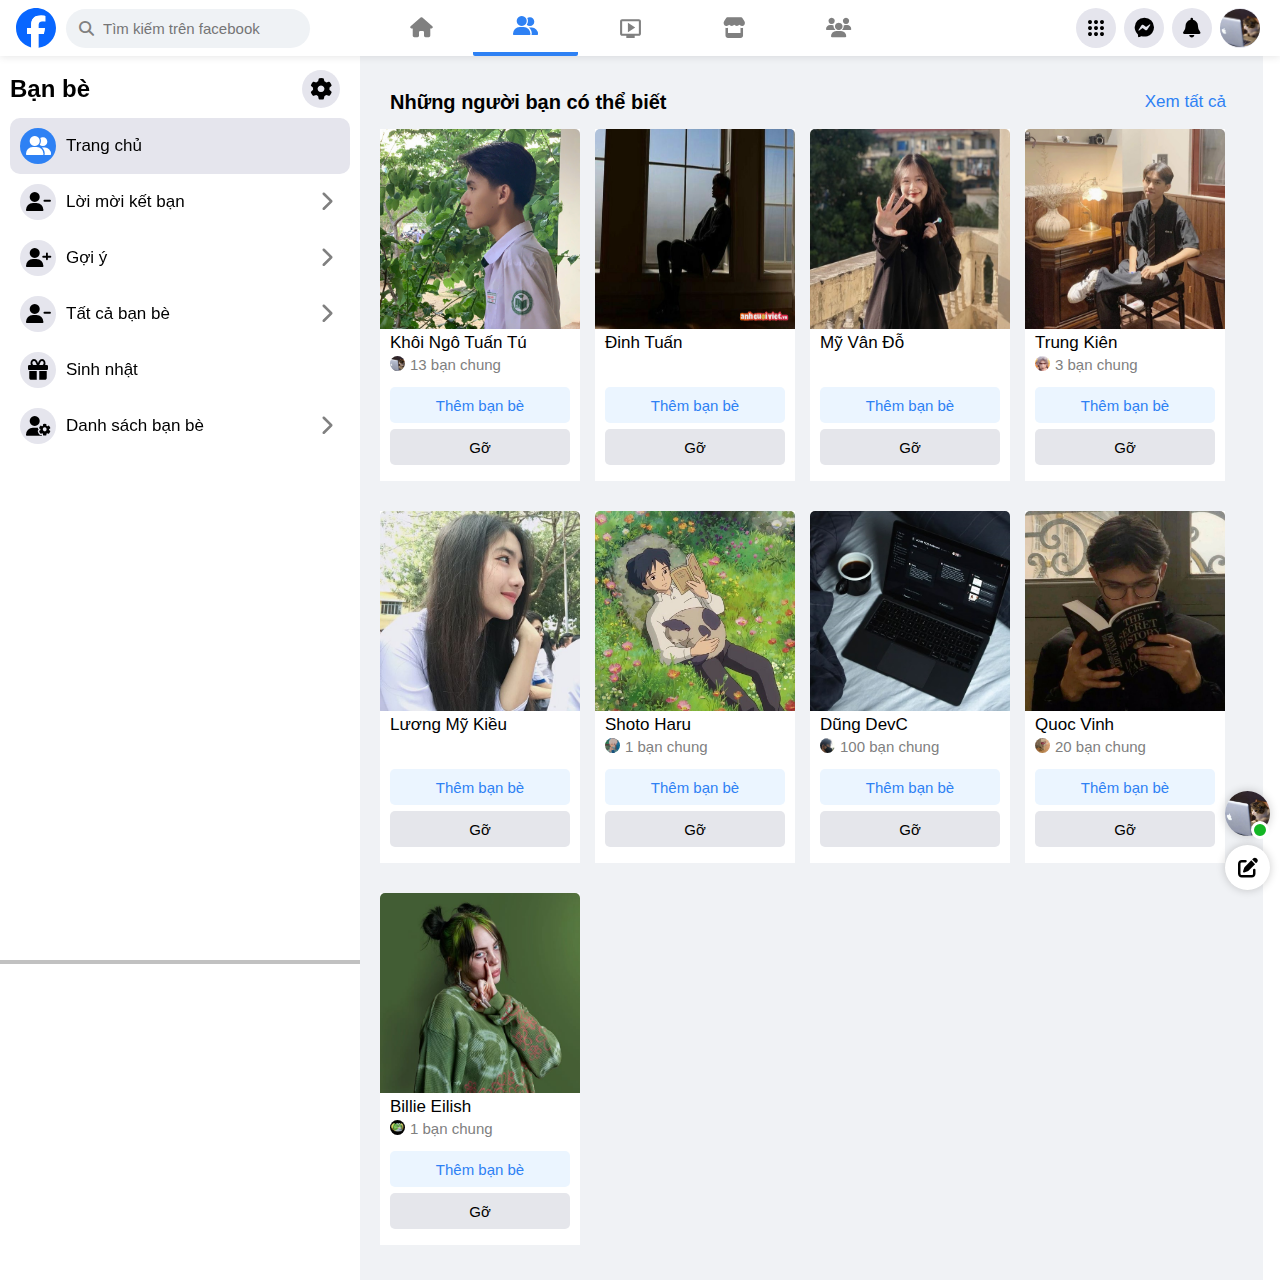
<file: friend-page.html>
<!DOCTYPE html>
<html lang="en">
<head>
    <meta charset="UTF-8">
    <meta name="viewport" content="width=device-width, initial-scale=1.0">
    <title>Bạn bè | Facebook</title>
    <link rel="shortcut icon" href="img/2023_Facebook_icon.svg" type="image/x-icon">
    <link rel="stylesheet" href="css/style-friend-page.css">
    <link rel="stylesheet" href="https://cdnjs.cloudflare.com/ajax/libs/font-awesome/5.14.0/css/all.css">
    <link rel="stylesheet" href="https://cdnjs.cloudflare.com/ajax/libs/font-awesome/6.6.0/css/all.min.css">
    
    <link rel="stylesheet" href="https://fonts.googleapis.com/css2?family=Material+Symbols+Outlined:opsz,wght,FILL,GRAD@20..48,100..700,0..1,-50..200" />
</head>
<body>
    <div class="header-wrap">
        <div class="header-left">
            <a href="index.html"><img src="img/2023_Facebook_icon.svg" alt=""></a>
            <div class="header-search">
                <i class="fa-solid fa-magnifying-glass"></i>
                <input type="text" placeholder="Tìm kiếm trên facebook">
            </div>
        </div>
        <div class="header-mid">
            <a  class="header-mid-option" href="index.html"><i class="fas fa-home"></i><div class="sub-title s-home"><p>Trang chủ</p></div></a>
            <a id="active" class="header-mid-option" href="friend-page.html"><i class="fa-solid fa-user-group"></i><div class="sub-title s-friend"><p>Bạn bè</p></div></a>
            <a class="header-mid-option" href="video-page.html"><i id="size22" class="tv-icon material-symbols-outlined">live_tv</i><div class="sub-title s-video"><p>Video</p></div></a>
            <a class="header-mid-option" href="#"><i class="store-icon fa-solid fa-store"></i><div class="sub-title s-market"><p>Marketplace</p></div></a>
            <a class="header-mid-option" href="#"><i class="group-icon fas fa-users"></i><div class="sub-title s-group"><p>Nhóm</p></div></a>
        </div>
        <div class="header-right">
            <a class="icon-backround" href="#"><i class="material-symbols-outlined">apps</i><div class="sub-title"><p>Menu</p></div></a>
            <a class="icon-backround" href="#"><i class="fab fa-facebook-messenger"></i><div class="sub-title"><p>Messenger</p></div></a>
            <a class="icon-backround" href="#"><i class="fas fa-bell"></i><div class="sub-title"><p>Thông báo</p></div></a>
            <a class="icon-backround" href="#" onclick="openCard()">
                <img class="user-avt" src="img/avata.jpg" alt="" >
                <div class="sub-title"><p>Tài khoản</p></div>
            </a>
        </div>
    </div>
    
    <div class="container">
        <div class="left-sidebar">
            <div class="title">
                <h2>Bạn bè</h2>
                <a href="" class="icon-backround"><i class="fa-solid fa-gear"></i></a>
            </div>
            <div class="list">
                <div id="home" class="menu-content">
                    <div  class="icon-backround"><i class="fa-solid fa-user-group"></i></div>
                    <span>Trang chủ</span>
                </div>
                <a href="" class="menu-content">
                    <div class="icon-backround"><i class="fa-solid fa-user-minus"></i></div>
                    <span>Lời mời kết bạn</span>
                    <i id="right-icon" class="fa-solid fa-chevron-right"></i>
                </a>
                <a href="" class="menu-content">
                    <div class="icon-backround"><i class="fa-solid fa-user-plus"></i></div>
                    <span>Gợi ý</span>
                    <i id="right-icon" class="fa-solid fa-chevron-right"></i>
                </a>
                <a href="" class="menu-content">
                    <div class="icon-backround"><i class="fa-solid fa-user-minus"></i></div>
                    <span>Tất cả bạn bè</span>
                    <i id="right-icon" class="fa-solid fa-chevron-right"></i>
                </a>
                <a href="" class="menu-content">
                    <div class="icon-backround"><i class="fa-solid fa-gift"></i></div>
                    <span>Sinh nhật</span>
                </a>
                <a href="" class="menu-content">
                    <div class="icon-backround"><i class="fa-solid fa-user-gear"></i></div>
                    <span>Danh sách bạn bè</span>
                    <i id="right-icon" class="fa-solid fa-chevron-right"></i>
                </a>
            </div>
        </div>
        <div class="main-content">
            <div class="title">
                <h3>Những người bạn có thể biết</h3>
                <a href="#">Xem tất cả</a>
            </div>

            <div class="people-wrap">

                <div class="people">
                    <a href="#" class="people-img"><img src="img/fr3.jpg" alt=""></a>
                    <div class="people-info">
                        <a href="#" class="people-name"><p>Khôi Ngô Tuấn Tú</p></a>
                        <div class="people-friend">
                            <div class="show">
                                <a href="#"><img src="img/avata.jpg" alt=""></a>
                                <a href="#"><p>13 bạn chung</p></a>
                            </div>
                            <p class="text"></p>
                        </div>
                        <div class="add-button"><p>Thêm bạn bè</p></div>
                        <div class="remove-button"><p>Gỡ</p></div>
                    </div>
                </div>
                <div class="people">
                    <a href="#" class="people-img"><img src="img/avatar1.jpg" alt=""></a>
                    <div class="people-info">
                        <a href="#" class="people-name"><p>Đinh Tuấn</p></a>
                        <div class="people-friend">
                            <div class="show">
                                <a href="#"></a>
                                <a href="#"><p></p></a>
                            </div>
                            <p class="text"></p>
                        </div>
                        <div class="add-button"><p>Thêm bạn bè</p></div>
                        <div class="remove-button"><p>Gỡ</p></div>
                    </div>
                </div>

                <div href="#" class="people">
                    <a href="#" class="people-img"><img src="img/fr9.jpg" alt=""></a>
                    <div class="people-info">
                        <a href="#" class="people-name"><p>Mỹ Vân Đỗ</p></a>
                        <div class="people-friend">
                            <div class="show">

                            </div>
                            <p class="text"></p>
                        </div>
                        <div class="add-button"><p>Thêm bạn bè</p></div>
                        <div class="remove-button"><p>Gỡ</p></div>
                    </div>
                </div>
                
                <div href="#" class="people">
                    <a href="#" class="people-img"><img src="img/fr1.jpg" alt=""></a>
                    <div class="people-info">
                        <a href="#" class="people-name"><p>Trung Kiên</p></a>
                        <div class="people-friend">
                            <div class="show">
                                <a href="#"><img src="img/avatarluan.jpg" alt=""></a>
                                <a href="#"><p>3 bạn chung</p></a>
                            </div>
                            <p class="text"></p>
                        </div>
                        <div class="add-button"><p>Thêm bạn bè</p></div>
                        <div class="remove-button"><p>Gỡ</p></div>
                    </div>
                </div>
                
                <div href="#" class="people">
                    <a href="#" class="people-img"><img src="img/fr10.jpg" alt=""></a>
                    <div class="people-info">
                        <a href="#" class="people-name"><p>Lương Mỹ Kiều</p></a>
                        <div class="people-friend">
                            <div class="show"></div>
                            <p class="text"></p>
                        </div>
                        <div class="add-button"><p>Thêm bạn bè</p></div>
                        <div class="remove-button"><p>Gỡ</p></div>
                    </div>
                </div>
                
                <div href="#" class="people">
                    <a href="#" class="people-img"><img src="img/fr5.jpg" alt=""></a>
                    <div class="people-info">
                        <a href="#" class="people-name"><p>Shoto Haru</p></a>
                        <div class="people-friend">
                            <div class="show">
                                <a href="#"><img src="img/avatarkhoi.jpg" alt=""></a>
                                <a href="#"><p>1 bạn chung</p></a>
                            </div>
                            <p class="text"></p>
                        </div>
                        <div class="add-button"><p>Thêm bạn bè</p></div>
                        <div class="remove-button"><p>Gỡ</p></div>
                    </div>
                </div>
                
                <div href="#" class="people">
                    <a href="#" class="people-img"><img src="img/fr6.jpg" alt=""></a>
                    <div class="people-info">
                        <a href="#" class="people-name"><p>Dũng DevC</p></a>
                        <div class="people-friend">
                            <div class="show">
                                <a href="#"><img src="img/tiendat.jpg" alt=""></a>
                                <a href="#"><p>100 bạn chung</p></a>
                            </div>
                            <p class="text"></p>
                        </div>
                        <div class="add-button"><p>Thêm bạn bè</p></div>
                        <div class="remove-button"><p>Gỡ</p></div>
                    </div>
                </div>
                
                <div href="#" class="people">
                    <a href="#" class="people-img"><img src="img/fr7.jpg" alt=""></a>
                    <div class="people-info">
                        <a href="#" class="people-name"><p>Quoc Vinh</p></a>
                        <div class="people-friend">
                            <div class="show">
                                <a href="#"><img src="img/khoidai.jpg" alt=""></a>
                                <a href="#"><p>20 bạn chung</p></a>
                            </div>
                            <p class="text"></p>
                        </div>
                        <div class="add-button"><p>Thêm bạn bè</p></div>
                        <div class="remove-button"><p>Gỡ</p></div>
                    </div>
                </div>
                
                <div href="#" class="people">
                    <a href="#" class="people-img"><img src="img/fr8.jpg" alt=""></a>
                    <div class="people-info">
                        <a href="#" class="people-name"><p>Billie Eilish</p></a>
                        <div class="people-friend">
                            <div class="show">
                                <a href="#"><img src="img/ez.jpg" alt=""></a>
                                <a href="#"><p>1 bạn chung</p></a>
                            </div>
                            <p class="text"></p>
                        </div>
                        <div class="add-button"><p>Thêm bạn bè</p></div>
                        <div class="remove-button"><p>Gỡ</p></div>
                    </div>
                </div>
                </div>
            </div>
        </div>

        <div class="chat-bubble-wrap">
            <div class="chat-bubble">
                <a href="#">
                    <div class="write-box">
                        <i class="fa-solid fa-pen-to-square"></i>
                    </div>
                </a>
            </div>
            <div class="chat-bubble" id="chatBubble">
                <div class="online">
                    <img src="img/avata.jpg" alt="">
                    <img class="close-btn" src="img/close.png" id="close-chat">
                    <div class="title">
                        <p>Khoa Pham</p>
                        <p></p>
                    </div>
                </div>
            </div>  
        </div>
    </div>
<script src="js/friend.js"></script>
</body>
</html>
</file>
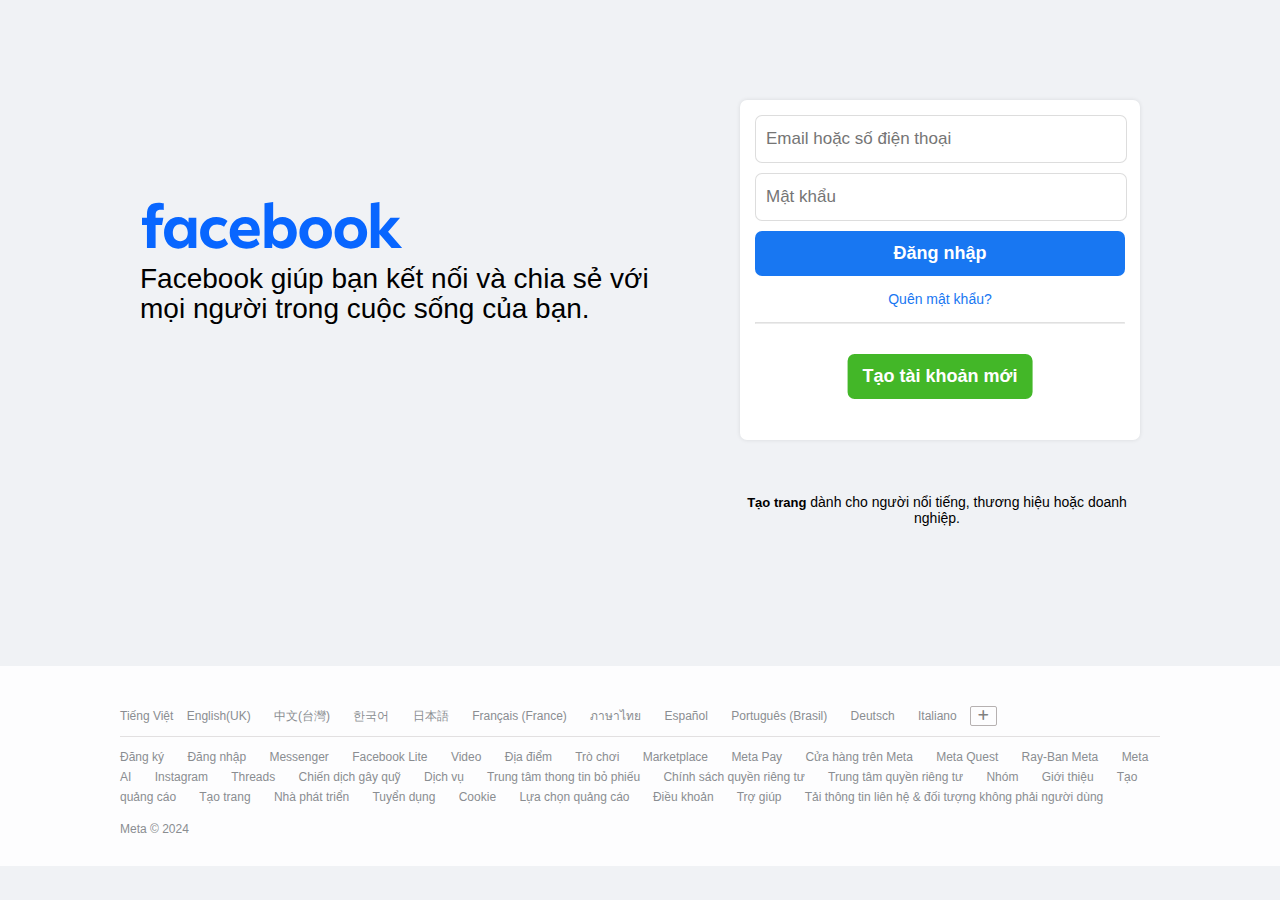
<file: login.html>
<!DOCTYPE html>
<html lang="en">

<head>
    <meta charset="UTF-8">
    <meta name="viewport" content="width=device-width, initial-scale=1.0">
    <title>Facebook - Đăng nhập hoặc đăng ký</title>
    <link rel="shortcut icon" href="img/2023_Facebook_icon.svg" type="image/x-icon">
    <link rel="stylesheet" href="css/loginStyle.css">
    <link rel="stylesheet" href="https://cdnjs.cloudflare.com/ajax/libs/font-awesome/6.6.0/css/all.min.css">
</head>


<body>
    <form action="#" id="loginForm">
        <div class="input-box"><input id="EmailOrPhone" type="text" placeholder="Email hoặc số điện thoại" required></div>
        <div class="input-box"><input id="Pass" type="password" placeholder="Mật khẩu" required></div>
        <button type="submit" id="buttonLogin"><p>Đăng nhập</p></button>
        <a href="#" ><p class="f-pws">Quên mật khẩu?</p></a>
        <hr>
        <a href="register.html" ><p class="register">Tạo tài khoản mới</p></a>
    </form>

    <div class="f-container">
        <img src="img/4lCu2zih0ca.svg" alt="">
        <p> Facebook giúp bạn kết nối và chia sẻ với mọi người trong cuộc sống của bạn.</p>
    </div>
    <div class="sub-link">
        <h3><a href="#">Tạo trang</a> dành cho người nổi tiếng, thương hiệu hoặc doanh nghiệp.</h3>
    </div>

    <div class="page-footer-wrap">
        <div class="page-footer">
            <div class="page-footer-top">
                <span>Tiếng Việt</span>
                <a href="#">English(UK)</a>
                <a href="#">中文(台灣)</a>
                <a href="#">한국어</a>
                <a href="#">日本語</a>
                <a href="#">Français (France)</a>
                <a href="#">ภาษาไทย</a>
                <a href="#">Español</a>
                <a href="#">Português (Brasil)</a>
                <a href="#">Deutsch</a>
                <a href="#">Italiano</a>
                <i class="fa-solid fa-plus"></i>
            </div>
            <div class="page-footer-center">
                <a href="#">Đăng ký</a>
                <a href="#">Đăng nhập</a>
                <a href="#">Messenger</a>
                <a href="#">Facebook Lite</a>
                <a href="#">Video</a>
                <a href="#">Địa điểm</a>
                <a href="#">Trò chơi</a>
                <a href="#">Marketplace</a>
                <a href="#">Meta Pay</a>
                <a href="#">Cửa hàng trên Meta</a>
                <a href="#">Meta Quest</a>
                <a href="#">Ray-Ban Meta</a>
                <a href="#">Meta AI</a>
                <a href="#">Instagram</a>
                <a href="#">Threads</a>
                <a href="#">Chiến dịch gây quỹ</a>
                <a href="#">Dịch vụ</a>
                <a href="#">Trung tâm thong tin bỏ phiếu</a>
                <a href="#">Chính sách quyền riêng tư</a>
                <a href="#">Trung tâm quyền riêng tư</a>
                <a href="#">Nhóm</a>
                <a href="#">Giới thiệu</a>
                <a href="#">Tạo quảng cáo</a>
                <a href="#">Tạo trang</a>
                <a href="#">Nhà phát triển</a>
                <a href="#">Tuyển dụng</a>
                <a href="#">Cookie</a>
                <a href="#">Lựa chọn quảng cáo</a>
                <a href="#">Điều khoản</a>
                <a href="#">Trợ giúp</a>
                <a href="#">Tải thông tin liên hệ & đối tượng không phải người dùng</a>
            </div>
            <div class="copyright">
                <p>Meta &copy; 2024</p>
            </div>
        </div>
    </div>              
</body>
<script src="js/login.js"></script>
</html>
</file>
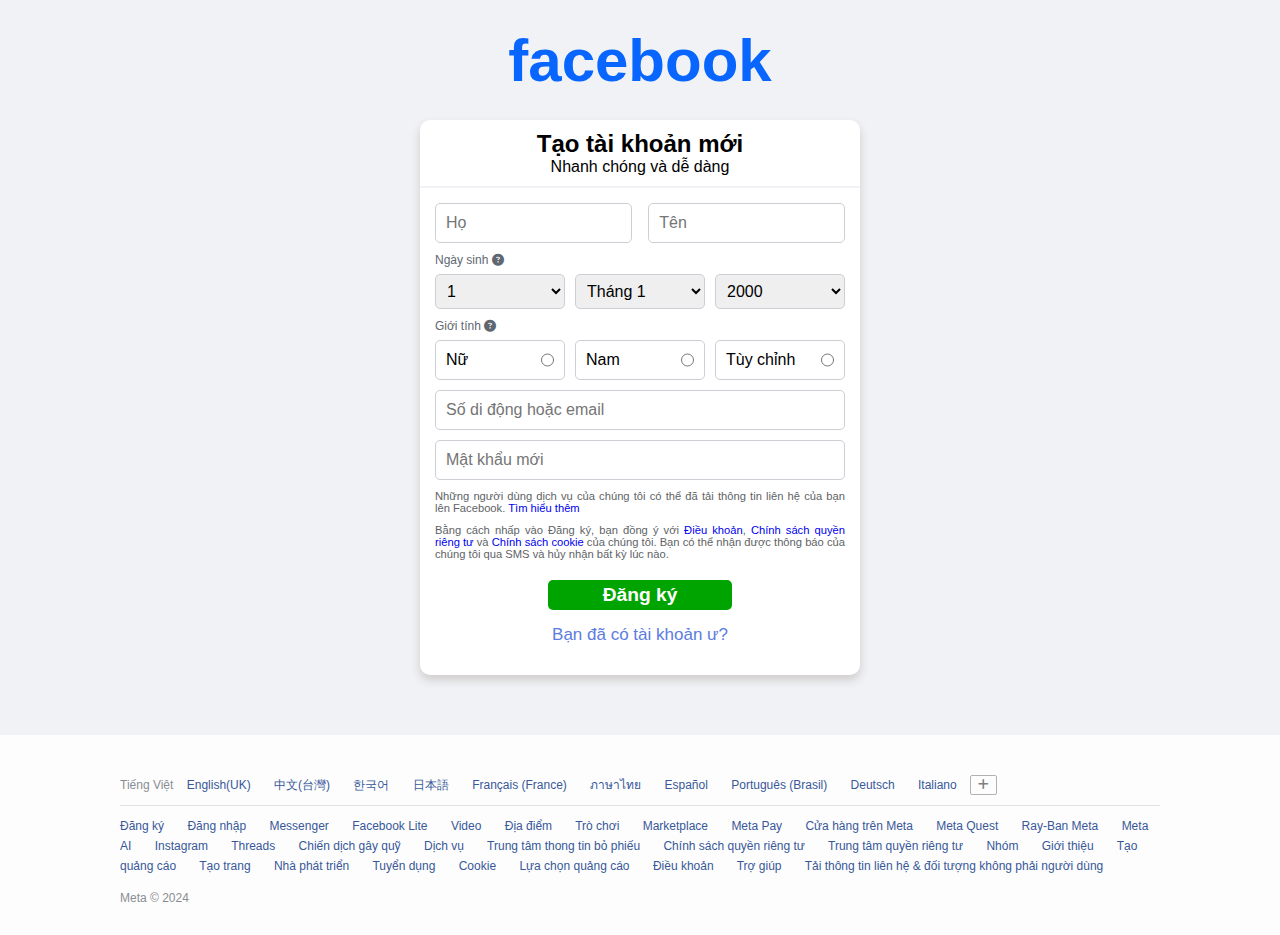
<file: register.html>
<!DOCTYPE html>
<html lang="en">
    <head>
        <meta charset="UTF-8">
        <meta name="viewport" content="width=device-width, initial-scale=1.0">
        <title>Đăng ký Facebook</title>
        <link rel="shortcut icon" href="img/2023_Facebook_icon.svg" type="image/x-icon">
        <link rel="stylesheet" href="css/register.css">
        <link rel="stylesheet" href="https://cdnjs.cloudflare.com/ajax/libs/font-awesome/6.6.0/css/all.min.css">

    </head>
    
    <body>
        <div class="logo">
            <h1>facebook</h1>
        </div>
        <form action="#" method="">
            <div class="container">
                <div class="headline">
                    <h2>Tạo tài khoản mới</h2>
                    <p>Nhanh chóng và dễ dàng</p>
                </div>
                <div class="form-register">
                    <div class="full-name">
                        <div class="first-name">
                            <input type="text" placeholder="Họ" required>
                        </div>
                        <div class="last-name">
                            <input type="text" placeholder="Tên" required>
                        </div>
                    </div>
                
                    <div class="birthday">
                        <p class="font-sub">Ngày sinh <i class="fa-solid fa-circle-question"></i></p>
                        <div class="birthday2">
                            <div class="day">
                                <select name="" >
                                    <option value="">1</option>
                                    <option value="">2</option>
                                    <option value="">3</option>
                                    <option value="">4</option>
                                    <option value="">5</option>
                                    <option value="">6</option>
                                    <option value="">7</option>
                                    <option value="">8</option>
                                    <option value="">9</option>
                                    <option value="">10</option>
                                    <option value="">11</option>
                                    <option value="">12</option>
                                    <option value="">13</option>
                                    <option value="">14</option>
                                    <option value="">15</option>
                                    <option value="">16</option>
                                    <option value="">17</option>
                                    <option value="">18</option>
                                    <option value="">19</option>
                                    <option value="">20</option>
                                    <option value="">21</option>
                                    <option value="">22</option>
                                    <option value="">23</option>
                                    <option value="">24</option>
                                    <option value="">25</option>
                                    <option value="">26</option>
                                    <option value="">27</option>
                                    <option value="">28</option>
                                    <option value="">29</option>
                                    <option value="">30</option>
                                    <option value="">31</option>
                                </select>
                            </div>
                            <div class="month">
                                <select name="" >
                                    <option value="">Tháng 1</option>
                                    <option value="">Tháng 2</option>
                                    <option value="">Tháng 3</option>
                                    <option value="">Tháng 4</option>
                                    <option value="">Tháng 5</option>
                                    <option value="">Tháng 6</option>
                                    <option value="">Tháng 7</option>
                                    <option value="">Tháng 8</option>
                                    <option value="">Tháng 9</option>
                                    <option value="">Tháng 10</option>
                                    <option value="">Tháng 11</option>
                                    <option value="">Tháng 12</option>
                                </select>
                            </div>
                            <div class="year">
                                <select name="" >
                                    <option value="">2000</option>
                                    <option value="">2001</option>
                                    <option value="">2002</option>
                                    <option value="">2003</option>
                                    <option value="">2004</option>
                                    <option value="">2005</option>
                                    <option value="">2006</option>
                                    <option value="">2007</option>
                                    <option value="">2008</option>
                                    <option value="">2009</option>
                                    <option value="">2010</option>
                                    <option value="">2011</option>
                                </select>
                            </div>
                        </div>
                    </div>
                    <div class="gender">
                        <div class="gender-title">
                            <p class="font-sub">Giới tính <i class="fa-solid fa-circle-question"></i></p>
                        </div>
                        <div class="f-gender">
                            <div class="w-gender">
                                <label for="Nữ">Nữ</label>
                                <input type="radio" name="gender" id="women" >
                            </div>
                            <div class="s-center">
                                <label for="Nam">Nam</label>
                                <input type="radio" name="gender" id="men">
                            </div>
                            <div class="custom-gender">
                                <label for="Khác">Tùy chỉnh</label>
                                <input type="radio" name="gender" id="other">
                            </div>
                        </div>

                        <div class="hidden">
                            <select name="" id="" class="title">
                                <option value="" label="Chọn danh xưng" disabled selected></option>
                                <option value="">Cô ấy: "Chúc cô ấy sinh nhật vui vẻ!"</option>
                                <option value="">Anh ấy: "Chúc anh ấy sinh nhật vui vẻ!"</option>
                                <option value="">Họ: "Chúc họ sinh nhật vui vẻ!"</option>
                            </select>
                            <div class="font-sub">
                                <p>Danh xưng của bạn hiển thị với tất cả mọi người.</p>
                            </div>
                            <input type="text" placeholder="Giới tính (không bắt buộc)">
                        </div>
                        <div class="email">
                            <input type="text" placeholder="Số di động hoặc email" required>
                        </div>
                        <div class="password">
                            <input type="password" placeholder="Mật khẩu mới" required>
                        </div>
                    </div>
                    <div class="rule">
                        <p class="font-sub">Những người dùng dịch vụ của chúng tôi có thể đã tải thông tin liên hệ của bạn lên Facebook. <a href="https://www.facebook.com/help/637205020878504">Tìm hiểu thêm</a></p>
                        <p class="font-sub">Bằng cách nhấp vào Đăng ký, bạn đồng ý với <a href="https://www.facebook.com/legal/terms/update">Điều khoản</a>, <a href="https://www.facebook.com/privacy/policy/?entry_point=data_policy_redirect&entry=0">Chính sách quyền riêng tư</a> và <a href="https://www.facebook.com/privacy/policies/cookies/?entry_point=cookie_policy_redirect&entry=0">Chính sách cookie</a> của chúng tôi. Bạn có thể nhận được thông báo của chúng tôi qua SMS và hủy nhận bất kỳ lúc nào.</p>
                    </div> 
                    <div class="button-register">
                        <button>Đăng ký</button>
                    </div>   
                    <div class="login">
                        <a href="login.html">Bạn đã có tài khoản ư?</a>
                    </div>
                </div>
            </div>
        </form >

        <div class="page-footer-wrap">
            <div class="page-footer">
                <div class="page-footer-top">
                    <span>Tiếng Việt</span>
                    <a href="#">English(UK)</a>
                    <a href="#">中文(台灣)</a>
                    <a href="#">한국어</a>
                    <a href="#">日本語</a>
                    <a href="#">Français (France)</a>
                    <a href="#">ภาษาไทย</a>
                    <a href="#">Español</a>
                    <a href="#">Português (Brasil)</a>
                    <a href="#">Deutsch</a>
                    <a href="#">Italiano</a>
                    <i class="fa-solid fa-plus"></i>
                </div>
                <div class="page-footer-center">
                    <a href="#">Đăng ký</a>
                    <a href="#">Đăng nhập</a>
                    <a href="#">Messenger</a>
                    <a href="#">Facebook Lite</a>
                    <a href="#">Video</a>
                    <a href="#">Địa điểm</a>
                    <a href="#">Trò chơi</a>
                    <a href="#">Marketplace</a>
                    <a href="#">Meta Pay</a>
                    <a href="#">Cửa hàng trên Meta</a>
                    <a href="#">Meta Quest</a>
                    <a href="#">Ray-Ban Meta</a>
                    <a href="#">Meta AI</a>
                    <a href="#">Instagram</a>
                    <a href="#">Threads</a>
                    <a href="#">Chiến dịch gây quỹ</a>
                    <a href="#">Dịch vụ</a>
                    <a href="#">Trung tâm thong tin bỏ phiếu</a>
                    <a href="#">Chính sách quyền riêng tư</a>
                    <a href="#">Trung tâm quyền riêng tư</a>
                    <a href="#">Nhóm</a>
                    <a href="#">Giới thiệu</a>
                    <a href="#">Tạo quảng cáo</a>
                    <a href="#">Tạo trang</a>
                    <a href="#">Nhà phát triển</a>
                    <a href="#">Tuyển dụng</a>
                    <a href="#">Cookie</a>
                    <a href="#">Lựa chọn quảng cáo</a>
                    <a href="#">Điều khoản</a>
                    <a href="#">Trợ giúp</a>
                    <a href="#">Tải thông tin liên hệ & đối tượng không phải người dùng</a>
                </div>
                <div class="copyright">
                    <p>Meta &copy; 2024</p>
                </div>
            </div>
        </div>  
    </body>
    <script src="js/register.js"></script>
</html>
</file>
<file: css/index.css>
/* SETTING */

*{
    margin: 0;
    padding: 0;
    font-family: 'Segoe UI', Tahoma, Geneva, Verdana, sans-serif;
}

body{
    background: #f0f2f5;
    box-sizing: border-box;
}

a {
    color: black;
    text-decoration: none;
}

.show{
    display: flex;
}
.hidden{
    display: none;
}
/* @media (max-width:1000px){
    .left-sidebar, .right-sidebar{
        display: none;
    }
    .container .center-sidebar{
        position: relative;
    }
} */
/* header *************************************************************************************************************/
.header-wrap{
    width: 100%;
    height: 56px;
    display: flex;
    justify-content: space-between;
    align-items: center;
    /* padding: 15px 20px; */
    position: fixed;
    top: 0;
    background-color: white;
    z-index: 100;
    box-shadow: 0 1px 8px rgba(0,0,0, 0.1);
}

.header-left{
    width: 320px;
    display: flex;
    align-items: center;
    /* justify-content: space-evenly; */
}

.header-left img {
    width: 40px;
    padding: 11px 10px 7px 16px;
}
.header-search{
    width: 70%;
    display: flex;
    align-items: center;
    background-color: #eff2f5;
    padding: 10px;
    border-radius: 200px;
    font-size: 15px;
}
.header-search input{
    border: none;
    outline: 0;
    background-color: transparent;
    padding-left: 5px;
    font-size: 15px;
}
.header-search i {
    font-size: 15px;
    color: gray;
    margin-left: 3px;
    margin-right: 4px;
}
.header-mid{
    display: flex;
    flex: 1;
    justify-content: center;
    height: 100%;

}
.header-mid-option{
    display: flex;
    align-items: center;
    padding: 12px 40px;
    position: relative;
}
.header-mid-option:hover{
    background-color: #eff2f5;
    border-radius: 10px;
}
.header-mid-option i{
    font-size:20px ;
    color: gray;
}
#size22{
    font-size: 25px;
}
#active{
    border-bottom:4px solid #2e81f4;
    border-bottom-left-radius: 2px;
    border-bottom-right-radius:2px ;
}
#active i{
    color: #2e81f4;
}
.header-right{
    width: 210px;
    display: flex;
    align-items: center;
    justify-content: flex-end;
    margin-right: 20px;
    margin-left: 110px;
}
.avt{
    margin-right: 10px;
}
.user-avt{
    width: 40px;
    border-radius: 50%;
    cursor: pointer;

}
.header-right .icon-backround{
    display: flex;
    align-items: center;
    justify-content: center;
    width: 40px;
    height: 40px;
    border-radius: 50%;
    background-color: #e5e5ed;
    margin-left: 8px;
    position: relative;
}
.header-right .icon-backround{
    font-size: 20px;
}
.header-right .icon-backround:hover{
    background-color: #b9b7b777;
}
/*  SUB-TITLE ***********************************************************************************/
.sub-title{
    position: absolute;
    background-color: rgba(52, 52, 52, 0.85);
    top: 130%;
    font-size: 13px;
    color: white;
    width: max-content;
    box-sizing: border-box;
    padding: 7px;
    border-radius: 10px;
    display: none;
    /* transition: all 10s ; */

}
.header-mid-option .sub-title{
    top: 110%;
    right: 15px;
}
#active .sub-title{
    top: 116%;
}
.s-avata{
    right: 0px;
}
.s-friend{
    left: 25px;
}
.s-video{
    left: 30px;
}
.header-mid-option .s-market{
    right: 9px;
}
.header-mid-option .s-group{
    right: 28px;
}
.header-right .icon-backround:hover .sub-title, .header-mid-option:hover .sub-title{
    display: flex;
    transition: all 10s ;
}
/* DROP MENU *********************************************************************************************************/
.card-menu-wrap{
    position: absolute;
    top: 100%;
    right: 20px;   
    max-height: 450px;
    overflow: hidden;
    transition: max-height 1ms;
    border-radius: 7px;
    box-shadow: 2px 0 5px rgba(0, 0, 0, 0.3);
    display: none;

}

.card-menu-wrap img{
    padding: 0;
}
.card-menu, .card-notice, .card-mess{
    width: 340px;
    height: 440px;
    background-color: #fff ;
    padding: 7px 5px;
    box-shadow: 0px 0 5px rgba(0, 0, 0, 0.3);


}
.profile-menu{
    margin: 5px;
    padding:5px 5px;
    border-radius: 10px;
    box-shadow: 0px 0px 5px rgba(0, 0, 0, 0.15);
}
.profile-menu .profile span{
    font-size: 17px;
    font-weight: 500;
    margin-left: 10px;
}
.profile-menu p{
    color: #1d79f0;
    font-weight: 500;
    font-size: 15px;
    padding:10px 10px;
}
.profile{
    display: flex;
    align-items: center;
    padding:10px 10px 15px 10px;

}
.profile:hover, .profile-menu p:hover{
    cursor: pointer;
    background-color: #eff2f5;
    border-radius:10px;
}
.menu-item{
    display: flex;
    align-items: center;
    padding: 10px 0;
    cursor: pointer;
}
.menu-item:hover{
    background-color: #eff2f5;
    border-radius: 7px;
}
.menu-item img {
    width: 20px;
}
.menu-item span{
    flex: 1;
}

.menu-item  .backround-color{
    width: 35px;
    height: 35px;
    border-radius: 50%;
    background-color: #e5e5ed;
    display: flex;
    justify-content: center;
    align-items: center;
    margin:0 10px;
}
.menu-item .right{
    position: relative;
    right: 10px;
}
/* index */
.container{
    display:flex;
    justify-content: space-between;
    /* overflow-y: scroll; */
}
/* DROP NOTICE  *****************************************************************/
.card-notice-wrap,.card-mess-wrap{
    position: absolute;
    top: 100%;
    right: 20px;   
    max-height: 450px;
    overflow: hidden;
    transition: max-height 1ms;
    border-radius: 7px;
    box-shadow: 2px 0 5px rgba(0, 0, 0, 0.3);
    display: none;
}
.card-notice{
    border-radius: 7px;
    overflow-y: scroll;
}
.card-notice::-webkit-scrollbar{
    width: 10px;
    background-color: transparent;
}
.card-notice::-webkit-scrollbar-thumb{
    width: 7px;
    border-radius: 5px;
    background-color: transparent;
}
.card-notice img, .card-mess img{
    padding: 0;
}
.card-notice-header,.mess-header{
    display: flex;
    justify-content: space-between;
    padding: 5px 0px 5px 15px;

}
.card-notice-header p, .mess-header p{
    font-size: 22px;
    font-weight: bold;
}
.card-notice-header img, .mess-header img{
    width: 30px;
    cursor: pointer;
}
.card-notice-header img:hover, .mess-header img:hover{
    background-color: #e5e5ed97;
    border-radius: 50%;
}
.notice-option, .mess-option{
    font-size: 15px;
    font-weight: 500;
    padding:10px 0 10px 15px;
}
.notice-option p, .notice-option span, .mess-option p{
    margin-right: 5px;
    padding:5px  10px;
    border-radius: 15px;
    cursor: pointer;
}
.notice-option .checked, .mess-option .checked{
    color: #076aff;
    background-color: #b9d7f373;
}
.notice-option p:hover, .notice-option span:hover{
    background-color: #e5e5ed97;
}
.notice-title{
    display: flex;
    justify-content: space-between;
    padding:10px 0 0px 15px;

}
.notice-title p{
    font-size: 17px;
    font-weight: 500;
}
.notice-title span{
    font-size: 15px;
    color: #0462ef;
    padding: 5px;
    border-radius: 3px;

    cursor: pointer;
}
.notice-title span:hover,.notice-content:hover{
    background-color: #e5e5ed97;

}
.notice-list{
    margin-top: -5px;
}
.notice-content{
    display: flex;
    justify-content: center;
    align-items: center;
    padding:10px 0 10px 10px;
    cursor: pointer;
}

.notice-content img{
    width: 18px;
    height: 18px;
}
.notice-content .notice-img{
    position: relative;
}
.notice-content .notice-img img, .mess-content .img-wrap img{
    width: 55px;
    height: 55px;
    border-radius: 50%;
}
.notice-content .notice-img img:nth-child(2){
    width: 20px;
    height: 20px;
    padding: 3px;
    border-radius: 50%;
    background: linear-gradient(0deg,#25ba46, #6fef8b);
    position: absolute;
    bottom: -1px;
    right: -7px;
}
.notice-text{
    margin-left: 10px;
    padding-right: 5px;
    font-size: 15px;
}
.notice-text p:first-child{
    overflow: hidden;
    display: -webkit-box;
    -webkit-box-orient: vertical;
    line-clamp: 2;
    -webkit-line-clamp: 2;
}
.notice-text p span{
    font-weight: 600;
    color: rgb(78, 77, 77);
}
.notice-text p:last-child{
    font-size: 13px;
    color: #076aff;
    font-weight: 500;
}
/*  DROP MESS **************************************************************************************************************/

.icon-list img {
    margin-left: 5px;
}
.icon-list img:last-child{
    margin-left: 0px;
}
.messs-search{
    margin: 0 15px;
    padding: 10px ;
    background-color: #e5e5ed7a;
    display: flex;
    align-items: center;
    border-radius: 20px;
}
.messs-search img{
    width: 15px;
    margin-right: 10px;


}
.messs-search input{
    width: 100%;
    border: none;
    outline: none;
    background-color: transparent;
    font-size: 15px;
}
.mess-option{
    display: inline-flex;
}
.mess-content{
    display: flex;
    align-items: center;
    padding:10px 0 10px 10px;
    cursor: pointer;
}
.mess-content .img-wrap{
    margin-right: 10px;
}
.content-text-wrap{
    padding: 10px 0 ;
}
.content-text-wrap p{
    font-weight: 600;
    line-height: 20px;
    margin-top: -5px;
}
.content-text-wrap .chat-text span{
    font-size: 13px;
    color: gray;
}
.content-text-wrap .chat-text span:nth-child(2){
    overflow: hidden;
    display: -webkit-box;
    -webkit-box-orient: vertical;
    -webkit-line-clamp: 1;
    line-clamp: 1;
    margin-left: 5px;
}
.chat-text{
    display: inline-flex;

}
.content-text-wrap .chat-text .dot i{
    font-size: 2px;
    position: relative;
    top: -2px;
    margin-left: 7px;
    margin-right: 3px;
}
.mess-content-list{
    width: 100%;
    height: 70%;
    overflow: hidden;
    overflow-y: scroll;
}
/*************** LEFT-SIDEBAR *************************************************************************************/
    /* COLOR ICON *********************************************************************************************/
    .friend-icon{
        font-size: 20px;
        background-image: linear-gradient(0deg,#7739b7 -30%,#6BDBCC 140%);
        color: transparent;
        background-clip: text;
    }
    .save-icon{
        font-size: 20px;
        background-image: linear-gradient(1800deg,#C838B3 0%, #9868f8 100%);
        color: transparent;
        background-clip:text ;
    }

    .history-icon{
        font-size: 27px;
        background-image: linear-gradient(180deg,#060181 0%, #b3d0ed 100%);
        color: transparent;
        background-clip:text ;
    }
    .tv-icon{
        background-image: linear-gradient(0deg,blue 0%, #72b3ec 100%);
        color: transparent;
        background-clip:text ;
    }
    .icon-box{
        width: 25px;
        height: 25px;
        display: flex;
        justify-content: center;
        align-items: center;
        margin: 10px 13px;
        background-image: linear-gradient(180deg,#3DC0B8 0%, #2f81ed 100%);
        border-radius: 50%;
    }
    .group-icon{
        background-image: linear-gradient(180deg,#3b88da 0%, #1d79f0 100%);
        color: #fff;
        border-radius:50%;
        background-clip:text ;
        font-size: 12px;
    }
    .store-icon{
        font-size: 20px;
        background-image: linear-gradient(180deg,#24ad9b 0%, #b3d0ed 100%);
        color: transparent;
        background-clip:text ;
    }
.left-sidebar {
    width: 270px;
    height: 95vh;
    padding-left: 5px;
    position: fixed;
    align-items: flex-start;
    overflow-y: scroll;
    overflow-x: hidden;
    position: fixed;
    top: 60px;
    z-index: 1000;
    display: fixed;
}
/* SCROLLBAR */
.left-sidebar::-webkit-scrollbar, .right-sidebar::-webkit-scrollbar{
    width:7px;
    background-color: transparent;
}
.left-sidebar::-webkit-scrollbar-thumb,.right-sidebar::-webkit-scrollbar-thumb{
    background-color: transparent;
    border-radius: 6px;
}
.left-sidebar::-webkit-scrollbar:hover,.right-sidebar::-webkit-scrollbar:hover, .card-notice::-webkit-scrollbar:hover{
    background-color: #E6E7EB;
}
.left-sidebar:hover::-webkit-scrollbar-thumb,.right-sidebar:hover::-webkit-scrollbar-thumb,.card-notice:hover::-webkit-scrollbar-thumb{
    background-color: #BCC0C4;
}
.imp-links{
    border-bottom: 1px solid lightgrey;
    margin-top: 10px;
}
.imp-links a,#showMore-imp-links, #showLess-imp-links{
    padding: 3px 0;
}
.imp-links a ,.shortcut-links a,#showMore-imp-links, #showLess-imp-links{
    text-decoration: none;
    display: flex;
    align-items: center;
    border-radius: 5px;
    width: 100%;
}
.imp-links a:hover ,.shortcut-links a:hover, #showMore-imp-links:hover, #showLess-imp-links:hover{
    background-color: #e4e6e99d;
}
.imp-links a:last-child.shortcut-links a:last-child{
    margin-bottom: 0;
}

/* BEGIN HIDDEN IMP-LINKS */

#hidden-imp-links{
    display: none;
}
#showMore-imp-links, #showLess-imp-links{
    display: flex;
}
#showMore-imp-links .add-icon, #showLess-imp-links .add-icon{
    margin: 5px 10px;
}
/* END HIDDEN IMP-LINKS */

.shortcut-links a img{
    width: 30px;
    height: 30px;
    border-radius: 15px;
}
.imp-links a i{
    width: 30px;
    margin-right: 0px;
    display: flex;
    justify-content: center;
}
img{
    padding:10px ;
}

.imp-links a img, .imp-links a i{
    padding:0;
}
.imp-links a img{
    width: 30px;
    height: 30px;
    border-radius: 50px;
    margin: 5px 10px;
}
.imp-links a span i{
    position: relative;
    left: 8px;
}
.shortcut .sidebar-title a {
    color: blue;
    position: relative;
    float: right;
    top: 5px;
    padding: 5px;
    border-radius: 5px;
    display: none;
}
.shortcut:hover .sidebar-title a{
    color: blue;
    position: relative;
    float: right;
    top: 5px;
    padding: 5px;
    border-radius: 5px;
    display: flex;
}
.footer-infor{
    width: 100%;
    font-size: 13px ;
    font-weight: 500;
    padding-left: 10px;
    padding-bottom: 40px;
    color: rgb(101, 101, 101);
}
.footer-infor i{
    font-size: 2px;
    position: relative;
    top: -2px;
}

.footer-infor .text, .footer-infor .seemore{
    cursor: pointer;
}
.footer-infor .text:hover, .footer-infor .seemore:hover{
    text-decoration: 1px underline;
}
.footer-infor .seemore, .footer-infor .copyright{
    font-weight: 400;
}

/* CENTER ****************************************************************** */
.center-sidebar {
    position: relative;
    left: 30%;
    top: 60px;
    width: 500px;
    height: 100%;
    overflow-y: scroll;
    overflow-y: hidden;
}
.center-sidebar::-webkit-scrollbar{
    width: 0;
}
.center-sidebar img{
    padding: 0;
}
.personal-status-wrap{
    background-color: white;
    padding:12px 16px;
    border-radius: 7px;
    margin-top: 15px;
    box-shadow: 0px 1px 3px rgba(0, 0, 0, 0.1);

}
.personal-status{
    width: 100%;
    height: auto;
    display: flex;
    align-items: center;
    border-bottom: 1px solid #f1f2f6;
    padding-bottom: 10px;

}
.avata img{
    width: 40px;
    height: 40px;
    border-radius: 50%;
    padding: 0;
}
.status-input{
    display: flex;
    flex: 1;
    background-color: #f1f2f6;
    padding: 9px 12px;
    border-radius: 20px;
    align-items: center;
    margin-left: 10px;
    cursor: pointer;
}
.status-input p{
    color: gray;
    font-size: 17px;
}
.status-activities{
    display: flex;
    
}
.activity{
    margin: 6px 0;
    padding: 4px 8px;
    display: flex;
    align-items: center;
    cursor: pointer;
}
.activity:hover{
    background-color: #f1f2f6;
    border-radius: 7px;
}
.activity i, .activity img{
    font-size: 22px;
    padding: 5px;
    position: relative;
    top: 1px;
}
.activity img{
    width: 30px;
}
.activity span{
    font-size: 15px;
    font-weight: 500;
    color: #65676b;
}
.activity.live { color: #ea2b48;}
.activity.image {
    color: #48bd63;
    flex: 1;
}
.activity.icon {color: #f2be2d;}
/*   CREATE-STATUS */
.create-status-wrap{
        position: fixed;
        width: 100%;
        height: 100%;
        background-color: rgba(250,250,250,85%);
        top: 0;
        z-index: 1000;
        display: flex;
        justify-content: center;
        align-items: center;
        display: none;
}

.create-status{
    width: 500px;
    height:450px;
    background-color: white;
    box-shadow: 0 0 20px 0 rgba(0, 0, 0, 0.3);
    border-radius: 7px;
    position: absolute;

}
.create-status img{
    padding: 0;
}
.create-status .header{
    display: flex;
    justify-content: center;
    align-items: center;
    position: relative;
    padding: 15px;
    border-bottom: 1px solid rgb(203, 199, 199);
}
.create-status .header img{
    position: absolute;
    right: 15px;
    width: 25px;
    padding: 5px;
    border-radius: 50%;
    background-color: #e5e5ed;
    cursor: pointer;
}
.create-status .header p{
    font-size: 22px;
    font-weight: bold;
}

.create-status .detail{
    display: flex;
    align-items: center;
    padding: 15px;
}
.create-status .detail .name-option img{
    width: 15px;
    position: relative;
    top: 2px;
}
.create-status .detail .name-option .down{
    width: 10px;
    top: -1px;
}
.create-status .detail .name-option p{
    font-size: 15px;
    font-weight: 500;
    margin-bottom: 3px;
}
.create-status .detail .name-option .option span{
    font-size: 13px;
    font-weight: 500;
}
.create-status .detail .name-option{
    margin-left: 13px;
}
.create-status .detail .name-option .option{
    background-color: #e5e5ed;
    padding: 0px 10px;
    border-radius: 5px;
}
.create-status form input{
    width: 100%;
    font-size: 22px;
    border: none;
    outline: none;
    box-sizing: border-box;
    padding: 0 15px;
    padding-bottom: 80px;
}
.create-status .theme-icon{
    display: flex;
    justify-content: space-between;
    align-items: center;
    padding: 15px;
}
.create-status .theme-icon img{
    width: 24px;
    cursor: pointer;
}
.create-status .theme-icon .theme img{
    width: 38px;
}

.create-status .add-status{
    padding:  10px 15px;
    margin: 0 15px;
    display: flex;
    align-items: center;
    border-radius: 7px;
    border: 1px solid rgb(212, 209, 209);
}
.create-status .add-status .icon-list{
    display: flex;
    flex:1;
    justify-content: flex-end;
    
}
.create-status .add-status .icon-list img {
    width: 24px;
    padding: 7px;

}
.create-status .add-status .icon-list img:last-child{ 
    width: 24px;
}
.create-status .post-btn{
    margin: 10px 15px;
    text-align: center;
    padding: 7px;
    font-size: 18px;
    font-weight: 500;
    color: #bec1c6;
    background-color: #e5e6eb;
    border-radius: 7px;
    cursor: not-allowed;
}
.create-status input:valid ~ .post-btn{
    color: white;
    cursor: pointer;
    background-color: #076aff;
}
/* 2 */
.story {
    width: 100%;
    height: 200px;
    display: flex;
    overflow: hidden;
    margin-top: 15px;
    justify-content: space-between;
}


.my-story, .friend-story{
    width: 112px;
    height: 200px;
    overflow: hidden;
    border-radius: 10px;
    position: relative;
    /* margin-right: 10px; */
    box-shadow: 0px 1px 3px rgba(0, 0, 0, 0.1);

    
}

.my-story img, .friend-story-img {
    width: 112px;
    height: 200px;
    object-fit: cover;
    object-position: center;
    padding: 0;
    border-radius: 10px;
    overflow: hidden;
    transition: all 0.3s ease-in-out;

}
.my-story:hover  img, .friend-story:hover .friend-story-img{
    transform: scale(1.1);

}
.upload {
    width: 100%;
    height: 50px;
    position: relative;
    bottom: 54px;
    background-color: white;
    display: flex;
    flex-direction: column;
    justify-content: center;
    align-items: center;
}
.backround-icon {
    width: 30px;
    height: 30px;
    border-radius: 50%;
    background-color: #1d79f0;
    box-shadow: 0 0 0 4px white;
    color: white;
    display: flex;
    justify-content: center;
    align-items: center;
    position: relative;
    top: -15px;
}
.upload p{
    display: flex;
    justify-content: center;
    align-items: center;
    position: relative;
    top: -10px;
    font-size: 13px;
    font-weight: 500;
}
.friend-avata{
    position: absolute;
    top: 15px;
    left: 15px;
    width: 40px;
    height: 40px;
    border-radius: 50%;
    background-color: #1d79f0;
    display: flex;
    justify-content: center;
    align-items: center;
}
.friend-avata img{
    width: 30px;
    height: 30px;
    border-radius: 50%;
}
.friend-story p {
    font-size: 14px;
    position: relative;
    bottom: 35px;
    color: white;
    padding: 0 15px 0 10px;
    font-weight: 500;
}
.posts-wrap{
    width: 500px;
    margin-top: 15px;
}
.post{
    width: 100%;
    background-color: white;
    border-radius: 7px;
    margin: 20px 0;
    box-shadow: 0px 1px 3px rgba(0, 0, 0, 0.1);

}
.post-top{
    display: flex;
    justify-content: space-between;
    align-items: center;
    padding: 12px;
}
.post-top-left{
    display: flex;
    justify-content: center;
    align-items: center;
    margin-left: 5px;
}
.post-top-left img{
    width: 40px;
    height: 40px;
    border-radius: 50%;
}
.name-time p{
    margin-left: 7px;
    cursor: pointer;
}
.name{
    font-size: 15px;
    font-weight: 500;
}
.time{
    display: flex;
    font-size: 13px;
    font-weight: 500;
    color: gray;
}
.time span{
    display: flex;
    justify-content: center;
    align-items: center;
    margin: 2px;
    position: relative;
    top: 1px;
}
.time i{
    font-size: 12px;
    margin: 2px;
}
.name-time .name:hover, .name-time .time p:hover{
    text-decoration: underline;
}
#size2px{
    font-size: 2px;
}
.post-top-right{
    display: flex;
}
.background-icon{
    width: 35px;
    height: 35px;
    border-radius: 50%;
    display: flex;
    justify-content: center;
    align-items: center;
}
.background-icon:hover{
    background-color: #e5e5ed7a;
}
.background-icon i{
    font-size: 20px;
    color: gray;
}
.post-mid img{
    width: 100%;
}
.post-mid p{
    padding:0 15px;
    margin-bottom: 10px;
}
.post-bottom{
    padding:0 10px;
    margin: -4px 10px;
}
.number-like{
    display: flex;
    justify-content: space-between;
    align-items: center;
    padding: 10px 0;
    border-bottom: 1px solid rgb(204, 203, 203);

}
.number-like img{
    width: 18px;
    position: relative;
    top: 4px;
}
.number-like span{
    font-size: 15px;
    color: gray;
}
.number-left img:first-child{
    position: relative;
    z-index: 3;
    box-shadow: 0 0 0 2px white;
    border-radius: 50%;
}
.number-left img:nth-child(2){
    position: relative;
    left: -4px;
}

.post-icon{
    display: flex;
    justify-content: center;
    align-items: center;
    margin-bottom: 10px;
    cursor: pointer;
    position: relative;
}
.icon-wrap{
    margin: 5px 0 ;
    width: 160px;
    height: 40px;
    display: flex;
    justify-content: center;
    align-items: center;
}
.icon-wrap:hover{
    background-color: #e5e5ed;
    border-radius: 5px;
}
.post-icon .icon-wrap img{
    width: 20px;
    margin-right:10px ;
} 
.like-wrap{
    position: relative;
}
.like1{
    display: flex;
}
.like2{
    display: none;
}
.hide-text{
    display: none;
}

.post-icon .hidden-icon{
        position: absolute;
        display: flex;
        top:-85%;
        left: 0%;
        border-radius: 100px;
        box-shadow: 0 0 2px rgba(0, 0, 0, 0.3);
        background-color: white;
        z-index: -1;
        opacity: 0;
        transform: translateY(30px);
}
.post-icon .icon-like-wrap:hover .hidden-icon{
    z-index: 3;
    opacity: 1;
    transition: opacity 0.2s ease, transform 0.2s ease;
    transition-delay:0.5s ;
    transform: translateY(0px);

}
.post-icon .hidden-icon img{
    width: 40px;
    margin: 5px 5px;
    ;
}
.post-icon .hidden-icon img:hover{
    transform: scale(1.2);
    transition: transform 0.3s;
}
/* hide-show */
.hide{
    display: none;
}
.show{
    display: flex;
}

/* RIGHT ****************************************************************/
.right-sidebar {
    position: fixed;
    align-items: flex-start;
    top: 60px;
    right: 0px;
    width: 270px;
    height: 90vh;
    overflow-y: hidden;
    overflow-x: hidden;
    
    display: fixed;
}
.right-sidebar:hover{
    overflow-y: scroll;
}
.p-weight6 p{
    font-weight: 500;
    font-size: 16px;
}
.sidebar-title {
    width: 100%;
    display: flex;
    align-items: center;
    /* justify-content: space-between; */
    color: rgb(145, 145, 145);
}
.sidebar-title h4 {
    font-size: 18px;
    padding: 15px 0px 5px 10px;
}
.left-sidebar .sidebar-title {
    display: flex;
    /* align-items: center; */
    justify-content: space-between;
    color: rgb(145, 145, 145);
}

.right-sidebar.sidebar-title a:hover{
    color: blue;
    position: relative;
    float: right;
    top: 6px;
    padding: 5px;
    border-radius: 5px;
    display: none;
    background-color: #E4E6E9;
}
.boder-bottom {
    border-bottom: 1px solid lightgray;
}
.content a {
    display: flex;
    align-items: center;
    text-decoration: none;
    border-radius: 5px;
}
.content a:hover{
    background-color: #E4E6E9;
}
.content-left {
    position: relative;
    margin-right: 0px;
}
.content-img {
    width: 100px;
    height: 100px;
    border-radius: 15%;
}
.content-right {
    overflow: hidden;
}
.content-right p {
    font-size: smaller;
    font-weight: 500;
    margin-top: 3px;
    color: rgb(145, 145, 145);
}

.sidebar-title h4 {
    font-size: 18px;
    padding: 15px 0px 5px 10px;
}
.sidebar-title i {
    margin-left: 10px;
    margin-right: 20px;
    position: relative;
    top: 5px;
}
.online {
    position: relative;
}
.online::after {
    content: "";
    width: 7px;
    height: 7px;
    background-color: rgb(65, 219, 81);
    position: absolute;
    bottom: 10px;
    right: -10px;
    border-width: 2px;
    border-style: solid;
    border-color: rgb(255, 255, 255);
    border-image: initial;
    border-radius: 50%;
}
.online-list {
    display: flex;
    align-items: center;
    margin-bottom: 0px;
    border-radius:5px ;
    cursor: pointer;
}
.online-list:hover{
    background-color: #E4E6E9;
}
.online-list .online {
    width: 30px;
    margin-right: 20px;
    border-radius: 50%;
}
.online-list .online img {
    width: 30px;
    height: 30px;
    border-radius: 50%;
}
/* .imp-links a i, img {
    padding: 10px;
} */
.groups {
    padding-bottom: 20px;
}
/* .groups a:last-child{
    padding: 13px 0;
} */
.right-sidebar.sidebar-title {
    display: flex;
    align-items: center;
    justify-content: flex-start;
    color: rgb(145, 145, 145);
}
.sidebar-title h4 {
    font-size: 18px;
    padding: 15px 0px 5px 10px;
}
.add-icon {
    width: 30px;
    height: 30px;
    background-color: rgb(228, 230, 235);
    display: flex;
    justify-content: center;
    align-items: center;
    border-radius: 50%;
    position: relative;
    margin: 10px;
}
.add-icon i {
    position: absolute;
    /* left: 0;
    top: 0; */
    z-index: 2;
}
.search-icon-box{
    display: flex;
    margin-left: 50px;
}
.search-icon-box .add-icon i{
    transform: translate(32%, 19%);
}
.search-icon-box .add-icon{
    margin: 0 5px;
    background-color: transparent;
}
.search-icon-box .add-icon:hover{
    background-color: #E4E6E9;
}
/* bubble chart******************************************************************************************** */
.chat-bubble-wrap{
    position: fixed;
    right: 0;
    bottom: 0;
    margin-right: 20px;
    display: flex;
    flex-direction: column-reverse;
    z-index: 90;
}

.write-box {
    /* position: relative; */
    width: 45px;
    height: 45px;
    border-radius: 50%;
    background-color: white;
    margin:0 10px 10px;
    display: flex;
    justify-content: center;
    align-items: center;
    box-shadow: 0px 0px 10px rgba(0, 0, 0, 0.2);
}
.chat-bubble .write-box i{
    font-size:20px;
}
.chat-bubble .online{
    margin:5px 10px;
}
.chat-bubble .online img{
    width: 45px;
    height: 45px;
    border-radius: 50%;
    padding: 0;
    box-shadow: 0px 0px 10px rgba(0, 0, 0, 0.2);

}
.chat-bubble .online::after {
    content: "";
    width: 12px;
    height: 12px;
    background-color: rgb(19 182 36);
    position: absolute;
    bottom: 1px;
    right: 1px;
    border-width: 3px;
    border-style: solid;
    border-color: rgb(255, 255, 255);
    border-image: initial;
    border-radius: 50%;
}

.chat-bubble .online .close-btn{
    position: absolute;
    width: 17px;
    height: 17px;
    right: -4px;
    background-color: white;
    z-index: 100;
    display: none;
}
.chat-bubble:hover  .online .close-btn, .chat-bubble:hover .online .title{
    display: inline;
}
.chat-bubble .online .title{
    width: fit-content;
    height: 45px;
    background-color: white;
    position: absolute;
    top: -50%;
    right: 140%;
    transform: translate(0, 50%);
    border-radius: 5px;
    box-shadow: 0 0 10px rgba(0,0,0, 0.3);
    display: none;
}
.chat-bubble .online .title::after{
    content: "";
    border: 10px solid;
    border-color: transparent transparent transparent white;
    position: absolute;
    top: 50%;
    right: -20px;
    transform: translateY(-50%);

}
.chat-bubble .online .title p{
    text-wrap: nowrap;
    padding: 4px 20px 4px 10px;
    font-weight: 500;
}
</file>
<file: css/responsive.css>
@media(max-width:1100px){
    .left-sidebar{
        display: none;
    }
    .header-search input{
        display: none;
    }
    .header-search {
        width: 20px;
        margin-right: 100px;
    }
    .header-right{
        justify-content: flex-start;
        margin: 0;
    }
    .center-sidebar{
        left: 20%;
    }
}

@media(max-width:890px){
    .right-sidebar{
        display: none !important;
    }
    .center-sidebar{
        left: 50%;
        transform: translateX(-50%);
    }
}
@media(max-width:700px){
    .header-mid{
        display: none;
    }
}
</file>
<file: css/style-friend-page.css>
*{
    margin: 0;
    font-family: 'Segoe UI', Tahoma, Geneva, Verdana, sans-serif;
}
a{
    text-decoration: none;
    color: black;
}


.header-wrap{
    width: 100%;
    height: 56px;
    display: flex;
    justify-content: space-between;
    align-items: center;
    /* padding: 15px 20px; */
    position: fixed;
    top: 0;
    background-color: white;
    z-index: 100;
    box-shadow: 0 1px 8px rgba(0,0,0, 0.1);
}

.header-left{
    width: 320px;
    display: flex;
    align-items: center;
    /* justify-content: space-evenly; */
}

.header-left img {
    width: 40px;
    padding: 11px 10px 7px 16px;
}
.header-search{
    width: 70%;
    display: flex;
    align-items: center;
    background-color: #eff2f5;
    padding: 10px;
    border-radius: 200px;
    font-size: 15px;
}
.header-search input{
    border: none;
    outline: 0;
    background-color: transparent;
    padding-left: 5px;
    font-size: 15px;
}
.header-search i {
    font-size: 15px;
    color: gray;
    margin-left: 3px;
    margin-right: 4px;
}
.header-mid{
    display: flex;
    flex: 1;
    justify-content: center;
    height: 100%;

}
.header-mid-option{
    display: flex;
    align-items: center;
    padding: 12px 40px;
    position: relative;
}
.header-mid-option:hover{
    background-color: #eff2f5;
    border-radius: 10px;
}
.header-mid-option i{
    font-size:20px ;
    color: gray;
}
#size22{
    font-size: 25px;
}
#active{
    border-bottom:4px solid #2e81f4;
    border-bottom-left-radius: 2px;
    border-bottom-right-radius:2px ;
}
#active i{
    color: #2e81f4;
}
.header-right{
    width: 210px;
    display: flex;
    align-items: center;
    justify-content: flex-end;
    margin-right: 20px;
    margin-left: 110px;
}
.avt{
    margin-right: 10px;
}
.user-avt{
    width: 40px;
    border-radius: 50%;
    cursor: pointer;

}
.header-right .icon-backround{
    display: flex;
    align-items: center;
    justify-content: center;
    width: 40px;
    height: 40px;
    border-radius: 50%;
    background-color: #e5e5ed;
    margin-left: 8px;
    position: relative;
}
.header-right .icon-backround{
    font-size: 20px;
}
.header-right .icon-backround:hover{
    background-color: #b9b7b777;
}
/*  SUB-TITLE ***********************************************************************************/
.sub-title{
    position: absolute;
    background-color: rgba(52, 52, 52, 0.85);
    top: 130%;
    font-size: 13px;
    color: white;
    width: max-content;
    box-sizing: border-box;
    padding: 7px;
    border-radius: 10px;
    display: none;
    transition:all 10s ease-in-out;
}
.header-mid-option .sub-title{
    top: 110%;
    right: 15px;
}
.header-mid-option .s-home{
    top: 116%;
}
.s-friend{
    left: 25px;
}
.s-video{
    left: 30px;
}
.header-mid-option .s-market{
    right: 9px;
}
.header-mid-option .s-group{
    right: 28px;
}
.header-right .icon-backround:hover .sub-title, .header-mid-option:hover .sub-title{
    display: flex;
}
#active .sub-title{
    top: 116%;
}

/* Left***************************************************************************** */
.container{
}
.left-sidebar{
    width: 360px;
    height: 100vh;
    position: fixed;
    top: 60px;
    /* background-color: #2e81f4; */
    box-shadow: 0 2px 0 2px rgba(0, 0, 0, 0.244);
}
.left-sidebar .title, .main-content .title{
    display: flex;
    align-items: center;
    justify-content: space-between;
    padding: 10px;
}
.title .icon-backround{
    width: 38px;
    height: 38px;
    margin-right: 10px;
}
.title .icon-backround i{
    font-size: 22px;
}

.menu-content{
    display: flex;
    align-items: center;
    padding: 10px 10px;
    margin:0 10px;
}
.menu-content:hover{
    background-color: #e5e5ed;
    border-radius: 10px;
}
.icon-backround{
    display: flex;
    align-items: center;
    justify-content: center;
    width: 36px;
    height: 36px;
    border-radius: 50%;
    background-color: #e5e5ed;
}
.menu-content .icon-backround img{
    width: 36px;
    border-radius: 50%;
}
.menu-content .icon-backround i{
    font-size: 20px;
}
.menu-content span{
    flex:1;
    margin-left: 10px;
    font-weight: 500;
    font-size: 17px;
}
#home .icon-backround{
    background-color: #2e81f4;
}
#home i{color: white;}
#home{
    background-color: #e5e5ed;
    border-radius: 10px;
}
#right-icon{ 
    font-size: 20px;
    margin-right: 7px;
    color: gray;
}

.main-content {
    position: relative;
    top: 55px;
    left: 360px;
    width: 863px;
    height: 100%;
    background-color: #f0f2f5;
    padding: 20px;
}
.title h3{
    font-size: 20px;
}
.main-content .title a{
    font-size: 17px;
    color: #2e81f4;
    padding: 7px;
}
.main-content .title a:hover{
    background-color: #e5e5ed;
}
.people-wrap{
    width: 100%;
    box-sizing: border-box;
    display: flex;
    /* justify-content: space-around; */
    flex-wrap: wrap;
    gap: 15px;
}
.people{
    width: 200px;
    margin-bottom: 15px;
    background-color: #ffffff;
    
}
.people-img img{
    width: 200px;
    height: 200px;
    border-radius: 5px 5px 0 0;
}
.people-info{
    padding: 10px;
    padding-top: 0;
}
.people-name, .people-friend,.show, .add-button, .remove-button{margin: 6px 0;}
.people-name p{
    font-size: 17px;
    font-weight: 500;
}
.people-name p:hover{
    text-decoration: underline;
}
.people-friend, .show{
    display: flex;
    align-items: center;
    height: 16px;
    margin-bottom: 12px;
}
.people-friend p, .show p{
    font-size: 15px;
    color: gray;
    margin-left: 5px;
}
.people-friend .text{
    margin: 0;
}
.people-friend img, .show img{
    width: 15px;
    height: 15px;
    border-radius: 50%;
    position: relative;
    top: 1px;
}

.add-button,.remove-button{
    display: flex;
    justify-content: center;
    align-items: center;
    height: 36px;
    background-color: #ebf5ff;
    border-radius: 5px;
    /* margin-top: 10px; */
    font-size: 15px;
    color: #2e81f4;
    font-weight: 500;
    cursor: pointer;
}
.remove-button{
    background-color: #e5e6eb;
    color: black;
}
.add-button:hover{
    background-color: #dce8f3;
}
.remove-button:hover{
    background-color: #d2d3d7;
}

/* chat bubble *****************************************************************/
.chat-bubble-wrap{
    position: fixed;
    right: 0;
    bottom: 0;
    display: flex;
    flex-direction: column-reverse;
    z-index: 90;
}

.write-box {
    width: 45px;
    height: 45px;
    border-radius: 50%;
    background-color: white;
    margin:0 10px 10px;
    display: flex;
    justify-content: center;
    align-items: center;
    box-shadow: 0px 0px 10px rgba(0, 0, 0, 0.2);
}
.chat-bubble .write-box i{
    font-size:20px;
}
.chat-bubble .online{
    margin:5px 10px;
    position: relative;
}
.chat-bubble .online img{
    width: 45px;
    height: 45px;
    border-radius: 50%;
    padding: 0;
    box-shadow: 0px 0px 10px rgba(0, 0, 0, 0.2);

}
.chat-bubble .online::after {
    content: "";
    width: 12px;
    height: 12px;
    background-color: rgb(19 182 36);
    position: absolute;
    bottom: 1px;
    right: 1px;
    border-width: 3px;
    border-style: solid;
    border-color: rgb(255, 255, 255);
    border-image: initial;
    border-radius: 50%;
}

.chat-bubble .online .close-btn{
    position: absolute;
    width: 17px;
    height: 17px;
    right: -4px;
    background-color: white;
    z-index: 100;
    display: none;
}
.chat-bubble:hover  .online .close-btn, .chat-bubble:hover .online .title{
    display: inline;
}
.chat-bubble .online .title{
    width: fit-content;
    height: 45px;
    background-color: white;
    position: absolute;
    top: -50%;
    right: 140%;
    transform: translate(0, 50%);
    border-radius: 5px;
    box-shadow: 0 0 10px rgba(0,0,0, 0.3);
    display: none;
}
.chat-bubble .online .title::after{
    content: "";
    border: 10px solid;
    border-color: transparent transparent transparent white;
    position: absolute;
    top: 50%;
    right: -20px;
    transform: translateY(-50%);

}
.chat-bubble .online .title p{
    text-wrap: nowrap;
    padding: 4px 20px 4px 10px;
    font-weight: 500;
}
</file>
<file: css/loginStyle.css>
*{
    margin: 0;
    padding: 0;
    text-decoration: none;
    outline: none;
    font-family: 'Segoe UI', Tahoma, Geneva, Verdana, sans-serif;

}
body{
    width: 100%;
    background-color: #f0f2f5;
    overflow-x: hidden;
}
form{
    position: absolute;
    background-color: #fff;
    width: 370px;
    height: 310px;
    padding: 15px;
    margin: -10vh 850px;
    border-radius: 7px;
    box-shadow: 0 0 4px rgba(0,0,0,0.1);
    left: -110px;
    top: 190px;

}
.input-box{
    background-color: #fff;
    border: 1px solid rgba(200, 200, 200, 0.625);
    width: 100%;
    padding: 13px 0;
    border-radius: 7px;
    margin-bottom: 10px;

}

input[type="text"], input[type="password"]{
    border: none;
    margin: 0px 10px;
    width: 90%;
    font-size: 17px;
    outline: black;
}
#buttonLogin, .register{
    border: none;
    background-color: #1877f2;
    color: white;
    width: 100%;
    border-radius: 7px;
    padding: 12px 0;
    font-weight: bold;
    text-align: center;
    font-size: 18px;
}
.f-pws{
    width: 100%;
    color: #1877f2;
    text-align: center;
    font-size: 14px;
    margin: 15px 0;
}
hr{
    border-color: #80808024;
    margin-top: 10px;
    margin-bottom: 30px;
}
.register{
    position: relative;
    background-color: #43b728;
    width: fit-content;
    padding: 12px 15px ;
    left: 50%;
    transform: translateX(-50%);
}
.sub-link h3 {
    width: 380px;
    position: relative;
    color: black;
    /* font-family: "Segoe UI", Arial; */
    padding: 170px 747px;
    font-size: 12px;
    font-weight: 400;
    font-size: 14px;
    text-align: center;
    z-index: -1;
}
.sub-link h3 a{
    color: black;
    font-weight: bold;
    font-size: 13px;    
    
}
.f-container{
    width: 510px;
    margin-left: 140px;
    margin-top: 200px;
    font-family: "Segoe UI", Roboto, "San Francisco";
}
.f-container img{
    width: 320px;
    margin: -28px;
}
.f-container p{
    margin-top: 10px;
    font-size: 28px;
    font-weight: 400;
    line-height: 30px;
}

.page-footer{
    background-color: #ffffffd2;
    padding: 30px 120px;
    color: #8a8d91;
    font-size: 12px;
    font-weight: 500;
    margin-top: -30px;
}
.page-footer a{
    color: #8a8d91;
    font-weight: 500;
}
.page-footer a:hover{
    text-decoration: underline;
}
.page-footer-top{
    padding: 10px 0px;
    border-bottom: 1px solid rgba(199, 195, 195, 0.504);
}
.page-footer-top a{
    margin: 10px;
}
.page-footer-top i{
    color: gray;
    border: 1px solid rgb(182, 177, 177);
    padding: 3px 7px;
    border-radius: 2px;
    cursor: pointer;
}
.page-footer-center{
    margin-top: 10px;
}
.page-footer-center a{
    margin-right: 20px ;
    line-height: 20px;
}
.copyright{
    margin-top: 15px;
}
</file>
<file: css/register.css>
@import url('https://fonts.googleapis.com/css2?family=Roboto:ital,wght@0,100;0,300;0,400;0,500;0,700;0,900;1,100;1,300;1,400;1,500;1,700;1,900&display=swap');
*{
    padding: 0;
    margin: 0;
    box-sizing: border-box;
    /* font-family: Roboto, sans-serif; */
    font-family: 'Segoe UI', Tahoma, Geneva, Verdana, sans-serif;
}
.logo{
    height: 100px;
    display: flex;
    justify-content: center;
    align-items: center;
    margin: 10px;
}
.logo h1{
    color: #0866FF;
    font-weight: 700;
    font-size: 60px;
}
a{
    text-decoration: none;
}
a:hover{
    text-decoration: underline;
}

input[type='text'], input[type='password'], .title{
    border: 1px solid rgb(204, 208, 213);
    border-radius: 5px ;
    width: 100%;
    padding: 10px;
}
input:focus{
    outline: none;
}
body{
    background-color: #f1f2f6;
}
form {
    display: flex;
    flex-direction: column;
    justify-content: center;
    align-items: center;
    /* min-height: 100vh; */
    position: relative;
}
.container{
    position: relative;
    width: 440px;
    text-align: center;
    box-sizing: border-box;
    box-shadow: 0 5px 10px rgb(206, 203, 203);
    background-color: white;
    border-radius: 10px;
    margin-bottom: 10px;
}
.headline{
    padding: 10px;
    border-bottom: 2px solid rgb(240,242,245);
    text-align: center;
}
.form-register *{
    font-size: 1em;
}
.form-register{
    padding: 15px;
    text-align: left;
}
.full-name{
    display: flex;
    justify-content: space-between;
}
.full-name div{
    width: 48%;
}
.email{
    margin-top: 10px;
}
.password{
    margin-top: 10px;
}

.birthday .font-sub, .gender-title .font-sub{
    /* font-size: 0.8rem; */
    color:#606770;
    font-weight: 500;
    font-size: 12px;
}
.birthday2{
    display: flex;
    justify-content: space-between;
}
.birthday2.month {
    margin: 0 10px 0 10px;
}
.birthday2 select{
    width: 130px;
    border: 1px solid rgb(204,208,213);
    border-radius: 5px;
    padding: 7px;
}
.f-gender{
    width: 100%;
    display: flex;
    justify-content: space-between;
}
.f-gender div{
    width: 130px;
    border: 1px solid rgb(204, 208, 213);
    border-radius: 5px ;
    padding: 10px;
    display: flex;
    justify-content: space-between;
}
.title{
    padding: 5px;
    margin-top: 10px;
}
.button-register{
    text-align: center;
    padding-top: 20px;
}
.button-register button {
    width: 45%;
    font-size: 1.2em;
    font-weight: bold;
    padding: 4px;
    border: none;
    border-radius: 5px;
    background-color: #00a400;
    color: white;
}
.font-sub{
    padding-top: 10px;
    padding-bottom: 7px;
    font-size: 0.7em;
    color: rgb(96, 99, 102);
}
.rule{
    text-align: justify;
}
.rule .font-sub{
    padding-bottom: 0;
}
.login{
    padding: 10px;
    display: flex;
    justify-content: center;
}
.login a{
    font-size: 17px;
    line-height: 20px;
    text-decoration: none;
    color: #5b7ce1;
    padding: 5px;
}

.hidden{
    display: none;
}

.page-footer{
    background-color: #ffffffd2;
    padding: 30px 120px;
    color: #8a8d91;
    font-size: 12px;
    font-weight: 500;
    margin-top: 50px;
}
.page-footer a{
    color: #385898;
    font-weight: 500;

}
.page-footer-top{
    padding: 10px 0px;
    border-bottom: 1px solid rgba(199, 195, 195, 0.504);
}
.page-footer-top a{
    margin: 10px;
}
.page-footer-top i{
    color: gray;
    border: 1px solid rgb(182, 177, 177);
    padding: 3px 7px;
    border-radius: 2px;
}
.page-footer-center{
    margin-top: 10px;
}
.page-footer-center a{
    margin-right: 20px ;
    line-height: 20px;
}
.copyright{
    margin-top: 15px;
}
</file>
